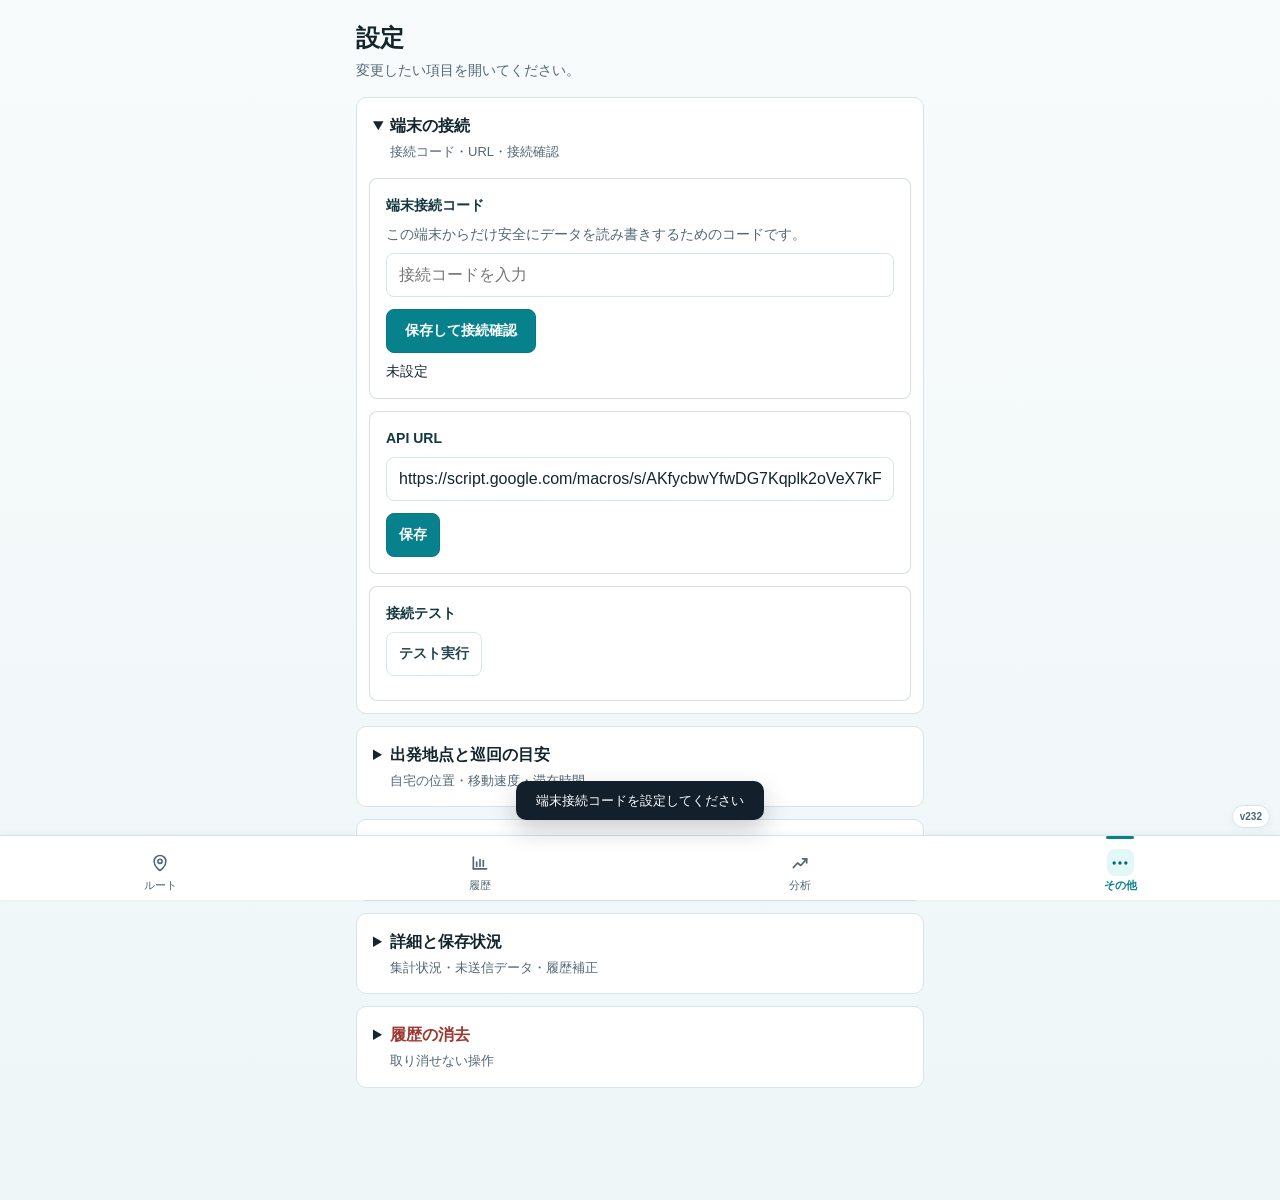
<file: index.html>
<!DOCTYPE html>
<html lang="ja">
<head>
  <meta charset="UTF-8">
  <meta name="viewport" content="width=device-width, initial-scale=1.0">
  <meta name="apple-mobile-web-app-capable" content="yes">
  <meta name="apple-mobile-web-app-status-bar-style" content="default">
  <meta name="theme-color" content="#07818b">
  <meta http-equiv="Content-Security-Policy" content="default-src 'self'; script-src 'self'; style-src 'self' 'unsafe-inline'; img-src 'self' data: blob: https:; connect-src 'self' https://script.google.com https://script.googleusercontent.com https://*.googleusercontent.com; font-src 'self' data:; object-src 'none'; base-uri 'self'; form-action 'self'; frame-src 'none'; worker-src 'self'; manifest-src 'self'; upgrade-insecure-requests">
  <title>巡回ルート</title>
  <link rel="preconnect" href="https://script.google.com">
  <link rel="dns-prefetch" href="https://script.google.com">
  <link rel="preconnect" href="https://a.basemaps.cartocdn.com">
  <link rel="manifest" href="manifest.json">
  <link rel="icon" type="image/png" sizes="96x96" href="icons/icon-96.png">
  <link rel="apple-touch-icon" sizes="152x152" href="icons/icon-152.png">
  <link rel="apple-touch-icon" sizes="192x192" href="icons/icon-192.png">
  <link rel="stylesheet" href="vendor/leaflet/leaflet.css?v=232">
  <link rel="stylesheet" href="style.css?v=232">
  <script src="vendor/leaflet/leaflet.js?v=232"></script>
</head>
<body>
  <div id="app">
    <div class="loading"><div class="spinner"></div><p class="mt-8">読み込み中...</p></div>
  </div>

  <nav class="bottom-nav" id="bottom-nav">
    <button class="nav-item active" data-view="home">
      <span class="icon" aria-hidden="true">
        <svg class="nav-icon" viewBox="0 0 24 24"><path d="M12 21s7-4.4 7-11a7 7 0 1 0-14 0c0 6.6 7 11 7 11Z"/><circle cx="12" cy="10" r="2.5"/></svg>
      </span>ルート
    </button>
    <button class="nav-item" data-view="history">
      <span class="icon" aria-hidden="true">
        <svg class="nav-icon" viewBox="0 0 24 24"><path d="M4 19V5"/><path d="M4 19h16"/><path d="M8 16v-5"/><path d="M12 16V8"/><path d="M16 16v-7"/></svg>
      </span>履歴
    </button>
    <button class="nav-item" data-view="analytics">
      <span class="icon" aria-hidden="true">
        <svg class="nav-icon" viewBox="0 0 24 24"><path d="M4 17.5 9 12l4 3 7-8"/><path d="M15 7h5v5"/></svg>
      </span>分析
    </button>
    <button class="nav-item" data-view="more">
      <span class="icon" aria-hidden="true"><svg class="nav-icon" viewBox="0 0 24 24"><circle cx="5" cy="12" r="1"/><circle cx="12" cy="12" r="1"/><circle cx="19" cy="12" r="1"/></svg></span><span class="nav-label-with-badge">その他<span class="nav-badge nav-streak-badge" id="quiz-nav-badge" hidden></span></span>
    </button>
  </nav>

  <div class="app-version-badge" id="app-version-badge" data-version="v232">v232</div>
  <div id="toast" class="toast" role="status" aria-live="polite" aria-atomic="true"></div>

  <script src="storage.js?v=232"></script>
  <script src="api.js?v=232"></script>
  <script src="route-optimizer.js?v=232"></script>
  <script src="router.js?v=232"></script>
  <script src="quiz.js?v=232"></script>
  <script src="app.js?v=232"></script>
  <script src="bootstrap.js?v=232"></script>
</body>
</html>
</file>
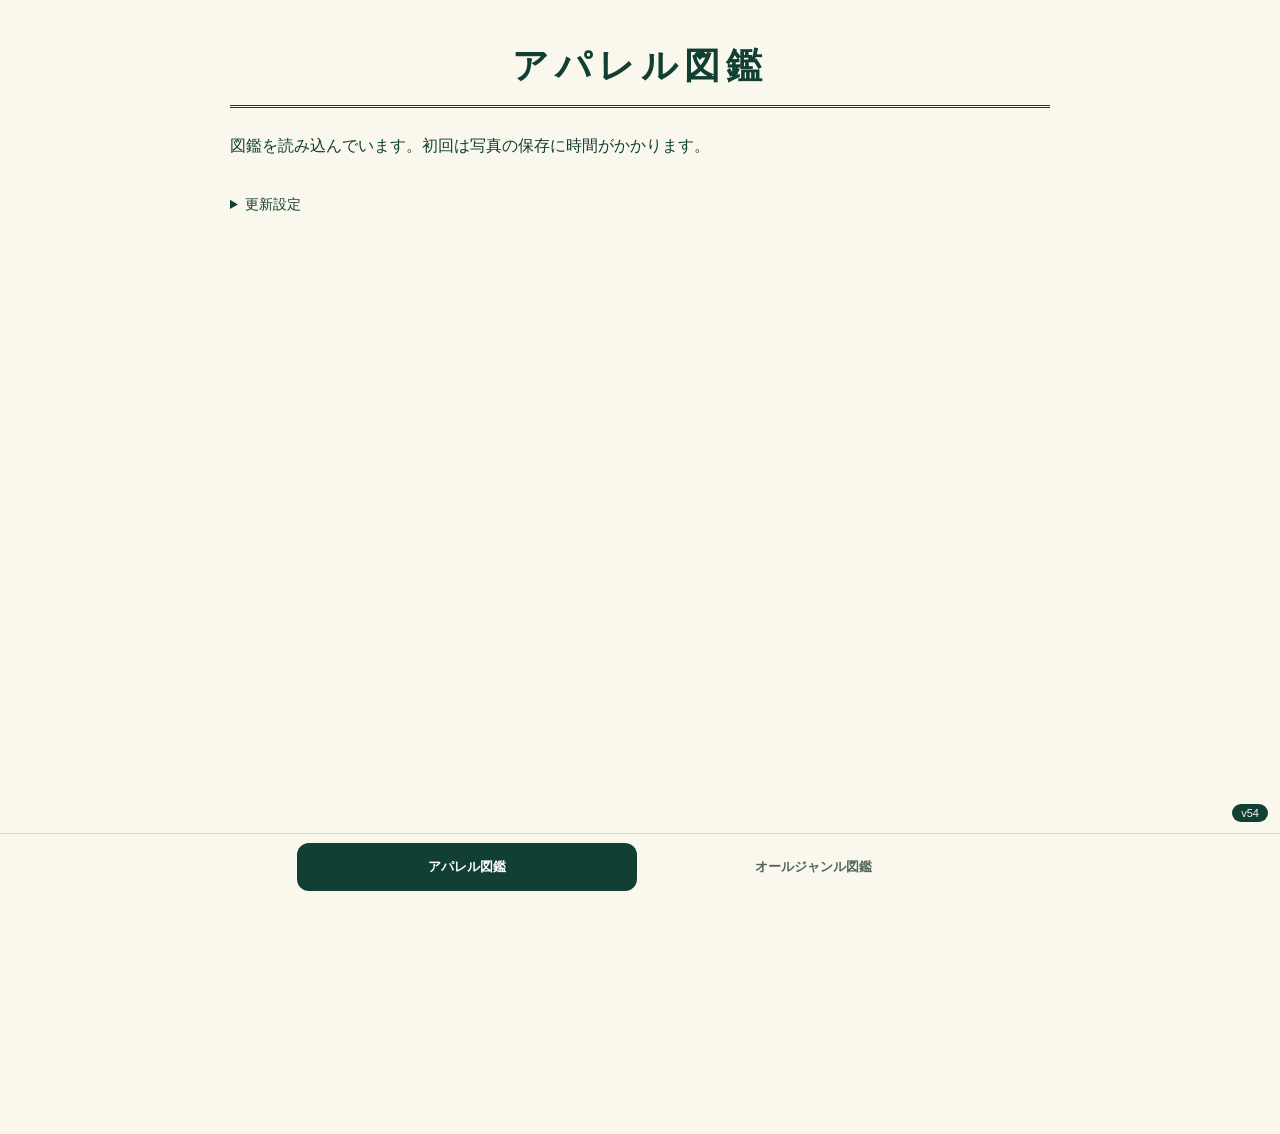
<file: brand-guide/index.html>
<!DOCTYPE html>
<html lang="ja">
<head>
  <meta charset="UTF-8">
  <meta name="viewport" content="width=device-width, initial-scale=1.0">
  <meta name="apple-mobile-web-app-capable" content="yes">
  <meta name="theme-color" content="#123f33">
  <meta http-equiv="Content-Security-Policy" content="default-src 'self'; script-src 'self'; style-src 'self'; img-src 'self' data: blob:; connect-src 'self' https://script.google.com https://script.googleusercontent.com https://*.googleusercontent.com; font-src 'self' data:; object-src 'none'; base-uri 'self'; form-action 'none'; frame-src 'none'; worker-src 'self'; manifest-src 'self'; upgrade-insecure-requests">
  <title>アパレル図鑑</title>
  <link rel="manifest" href="manifest.json?v=54">
  <link rel="icon" href="icons/icon-192-v3.png">
  <link rel="apple-touch-icon" href="icons/icon-192-v3.png">
  <link rel="stylesheet" href="app.css?v=54">
  <link rel="stylesheet" href="../brand-guide.css?v=54">
  <link rel="stylesheet" href="all-genre.css?v=54">
</head>
<body>
  <main id="app"><p>図鑑を読み込み中…</p></main>
  <main id="all-genre" hidden></main>
  <nav id="guide-tabs" class="guide-tabs" aria-label="図鑑を切り替える">
    <button type="button" data-pane="app" aria-pressed="true" aria-controls="app">アパレル図鑑</button>
    <button type="button" data-pane="all-genre" aria-pressed="false" aria-controls="all-genre">オールジャンル図鑑</button>
  </nav>
  <div class="app-version-badge" id="app-version-badge" data-version="v54">v54</div>
  <div id="toast" class="toast" role="status" aria-live="polite"></div>
  <script src="../brand-guide-assets.js?v=54"></script>
  <script src="../brand-guide-sync.js?v=54"></script>
  <script src="all-genre-data.js?v=54"></script>
  <script src="../brand-guide.js?v=54"></script>
  <script src="bootstrap.js?v=54"></script>
  <script src="app.js?v=54"></script>
  <script src="taxonomy.js?v=54"></script>
  <script src="organize.js?v=54"></script>
  <script src="all-genre.js?v=54"></script>
</body>
</html>
</file>
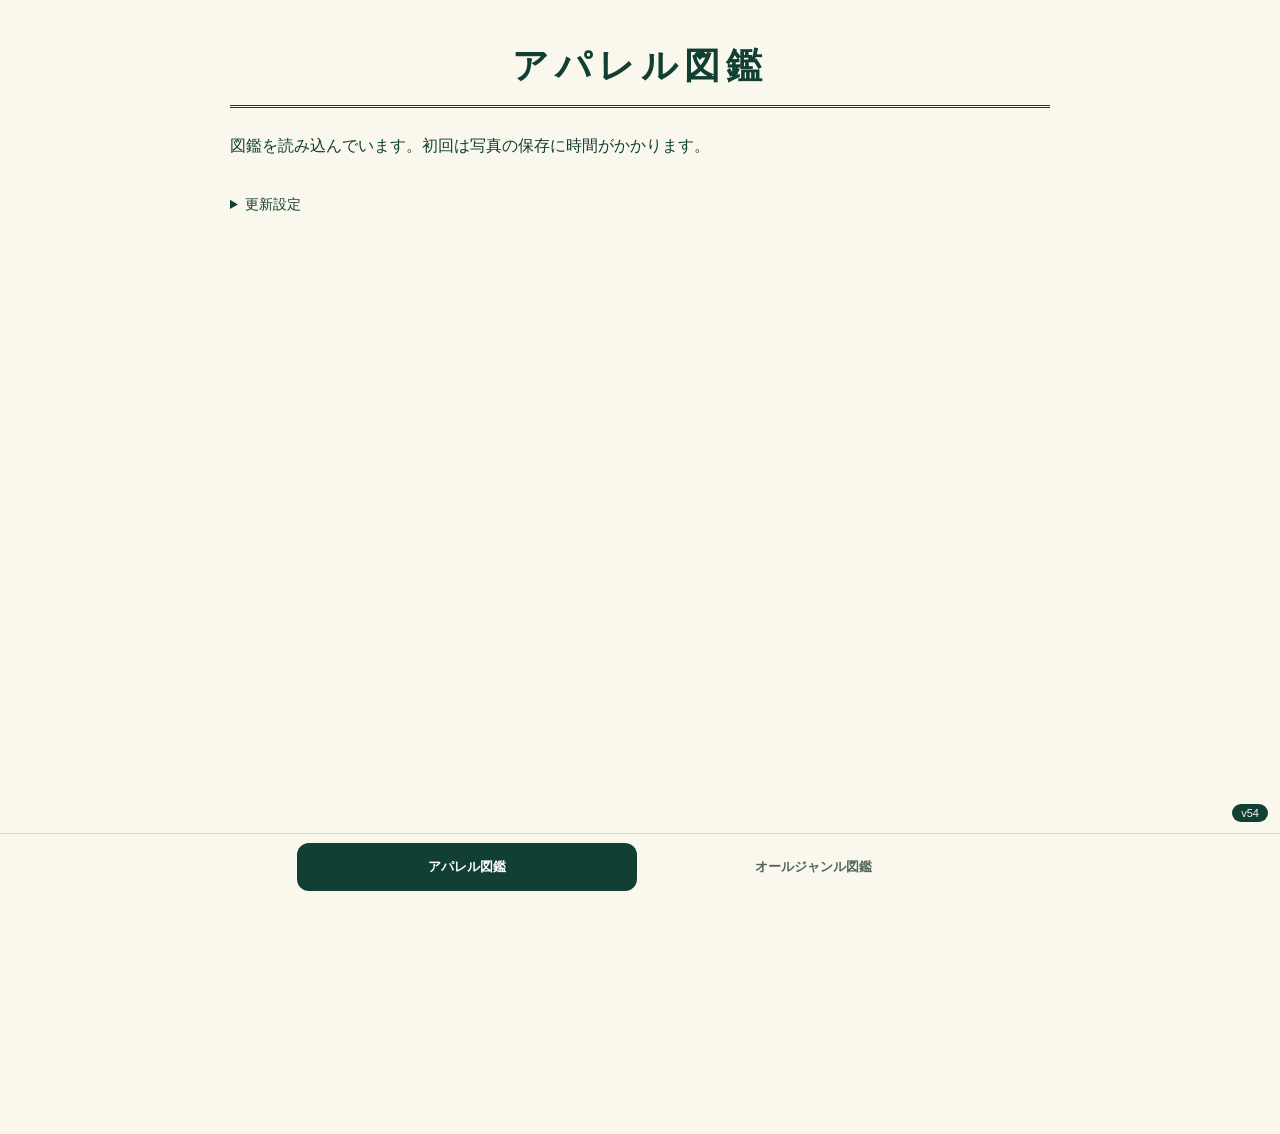
<file: brand-guide.html>
<!DOCTYPE html>
<html lang="ja">
<head>
  <meta charset="UTF-8">
  <meta name="viewport" content="width=device-width, initial-scale=1.0">
  <meta http-equiv="Content-Security-Policy" content="default-src 'self'; script-src 'self'; style-src 'self'; object-src 'none'; base-uri 'self'; form-action 'none'">
  <title>ブランド図鑑</title>
</head>
<body>
  <p><a href="brand-guide/">ブランド図鑑を開く</a></p>
  <script src="brand-guide-entry.js?v=232"></script>
</body>
</html>
</file>
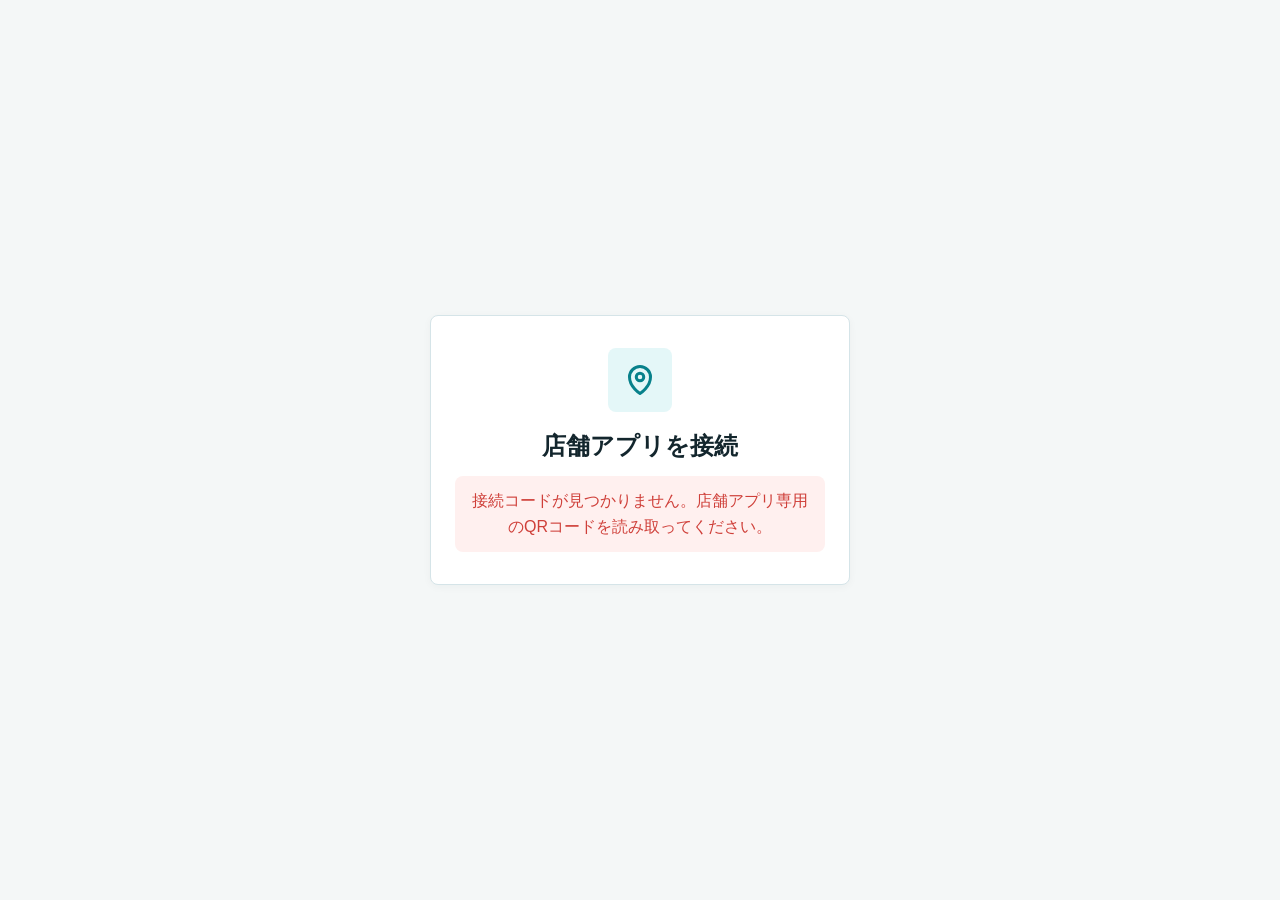
<file: pair.html>
<!DOCTYPE html>
<html lang="ja">
<head>
  <meta charset="UTF-8">
  <meta name="viewport" content="width=device-width, initial-scale=1.0">
  <meta name="theme-color" content="#087f8c">
  <meta http-equiv="Content-Security-Policy" content="default-src 'self'; script-src 'self'; style-src 'self' 'unsafe-inline'; img-src 'self' data:; connect-src https://script.google.com https://script.googleusercontent.com https://*.googleusercontent.com; object-src 'none'; base-uri 'self'; form-action 'self'; frame-src 'none'; upgrade-insecure-requests">
  <title>店舗アプリを接続</title>
  <link rel="icon" type="image/png" sizes="96x96" href="icons/icon-96.png">
  <link rel="stylesheet" href="style.css?v=232">
</head>
<body class="pairing-page">
  <main class="pairing-main">
    <div class="pairing-mark" aria-hidden="true">
      <svg viewBox="0 0 24 24"><path d="M12 21s7-4.4 7-11a7 7 0 1 0-14 0c0 6.6 7 11 7 11Z"/><circle cx="12" cy="10" r="2.5"/></svg>
    </div>
    <h1>店舗アプリを接続</h1>
    <p id="pair-status" class="pairing-status" role="status" aria-live="polite">接続コードを確認しています...</p>
    <button id="pair-retry" class="btn btn-primary btn-block" type="button" hidden>もう一度接続</button>
    <div id="pair-actions" class="pairing-actions" hidden>
      <a class="btn btn-primary btn-block" href="./#settings">店舗アプリを開く</a>
      <button id="pair-copy" class="btn btn-outline btn-block" type="button">接続コードをコピー</button>
    </div>
    <p id="pair-help" class="pairing-help" hidden>
      ホーム画面の店舗アプリが未接続の場合は、接続コードをコピーし、店舗アプリの「設定」から貼り付けてください。
    </p>
  </main>
  <script src="pair.js?v=232"></script>
</body>
</html>
</file>
<file: vendor/leaflet/leaflet.css>
/* required styles */

.leaflet-pane,
.leaflet-tile,
.leaflet-marker-icon,
.leaflet-marker-shadow,
.leaflet-tile-container,
.leaflet-pane > svg,
.leaflet-pane > canvas,
.leaflet-zoom-box,
.leaflet-image-layer,
.leaflet-layer {
	position: absolute;
	left: 0;
	top: 0;
	}
.leaflet-container {
	overflow: hidden;
	}
.leaflet-tile,
.leaflet-marker-icon,
.leaflet-marker-shadow {
	-webkit-user-select: none;
	   -moz-user-select: none;
	        user-select: none;
	  -webkit-user-drag: none;
	}
/* Prevents IE11 from highlighting tiles in blue */
.leaflet-tile::selection {
	background: transparent;
}
/* Safari renders non-retina tile on retina better with this, but Chrome is worse */
.leaflet-safari .leaflet-tile {
	image-rendering: -webkit-optimize-contrast;
	}
/* hack that prevents hw layers "stretching" when loading new tiles */
.leaflet-safari .leaflet-tile-container {
	width: 1600px;
	height: 1600px;
	-webkit-transform-origin: 0 0;
	}
.leaflet-marker-icon,
.leaflet-marker-shadow {
	display: block;
	}
/* .leaflet-container svg: reset svg max-width decleration shipped in Joomla! (joomla.org) 3.x */
/* .leaflet-container img: map is broken in FF if you have max-width: 100% on tiles */
.leaflet-container .leaflet-overlay-pane svg {
	max-width: none !important;
	max-height: none !important;
	}
.leaflet-container .leaflet-marker-pane img,
.leaflet-container .leaflet-shadow-pane img,
.leaflet-container .leaflet-tile-pane img,
.leaflet-container img.leaflet-image-layer,
.leaflet-container .leaflet-tile {
	max-width: none !important;
	max-height: none !important;
	width: auto;
	padding: 0;
	}

.leaflet-container img.leaflet-tile {
	/* See: https://bugs.chromium.org/p/chromium/issues/detail?id=600120 */
	mix-blend-mode: plus-lighter;
}

.leaflet-container.leaflet-touch-zoom {
	-ms-touch-action: pan-x pan-y;
	touch-action: pan-x pan-y;
	}
.leaflet-container.leaflet-touch-drag {
	-ms-touch-action: pinch-zoom;
	/* Fallback for FF which doesn't support pinch-zoom */
	touch-action: none;
	touch-action: pinch-zoom;
}
.leaflet-container.leaflet-touch-drag.leaflet-touch-zoom {
	-ms-touch-action: none;
	touch-action: none;
}
.leaflet-container {
	-webkit-tap-highlight-color: transparent;
}
.leaflet-container a {
	-webkit-tap-highlight-color: rgba(51, 181, 229, 0.4);
}
.leaflet-tile {
	filter: inherit;
	visibility: hidden;
	}
.leaflet-tile-loaded {
	visibility: inherit;
	}
.leaflet-zoom-box {
	width: 0;
	height: 0;
	-moz-box-sizing: border-box;
	     box-sizing: border-box;
	z-index: 800;
	}
/* workaround for https://bugzilla.mozilla.org/show_bug.cgi?id=888319 */
.leaflet-overlay-pane svg {
	-moz-user-select: none;
	}

.leaflet-pane         { z-index: 400; }

.leaflet-tile-pane    { z-index: 200; }
.leaflet-overlay-pane { z-index: 400; }
.leaflet-shadow-pane  { z-index: 500; }
.leaflet-marker-pane  { z-index: 600; }
.leaflet-tooltip-pane   { z-index: 650; }
.leaflet-popup-pane   { z-index: 700; }

.leaflet-map-pane canvas { z-index: 100; }
.leaflet-map-pane svg    { z-index: 200; }

.leaflet-vml-shape {
	width: 1px;
	height: 1px;
	}
.lvml {
	behavior: url(#default#VML);
	display: inline-block;
	position: absolute;
	}


/* control positioning */

.leaflet-control {
	position: relative;
	z-index: 800;
	pointer-events: visiblePainted; /* IE 9-10 doesn't have auto */
	pointer-events: auto;
	}
.leaflet-top,
.leaflet-bottom {
	position: absolute;
	z-index: 1000;
	pointer-events: none;
	}
.leaflet-top {
	top: 0;
	}
.leaflet-right {
	right: 0;
	}
.leaflet-bottom {
	bottom: 0;
	}
.leaflet-left {
	left: 0;
	}
.leaflet-control {
	float: left;
	clear: both;
	}
.leaflet-right .leaflet-control {
	float: right;
	}
.leaflet-top .leaflet-control {
	margin-top: 10px;
	}
.leaflet-bottom .leaflet-control {
	margin-bottom: 10px;
	}
.leaflet-left .leaflet-control {
	margin-left: 10px;
	}
.leaflet-right .leaflet-control {
	margin-right: 10px;
	}


/* zoom and fade animations */

.leaflet-fade-anim .leaflet-popup {
	opacity: 0;
	-webkit-transition: opacity 0.2s linear;
	   -moz-transition: opacity 0.2s linear;
	        transition: opacity 0.2s linear;
	}
.leaflet-fade-anim .leaflet-map-pane .leaflet-popup {
	opacity: 1;
	}
.leaflet-zoom-animated {
	-webkit-transform-origin: 0 0;
	    -ms-transform-origin: 0 0;
	        transform-origin: 0 0;
	}
svg.leaflet-zoom-animated {
	will-change: transform;
}

.leaflet-zoom-anim .leaflet-zoom-animated {
	-webkit-transition: -webkit-transform 0.25s cubic-bezier(0,0,0.25,1);
	   -moz-transition:    -moz-transform 0.25s cubic-bezier(0,0,0.25,1);
	        transition:         transform 0.25s cubic-bezier(0,0,0.25,1);
	}
.leaflet-zoom-anim .leaflet-tile,
.leaflet-pan-anim .leaflet-tile {
	-webkit-transition: none;
	   -moz-transition: none;
	        transition: none;
	}

.leaflet-zoom-anim .leaflet-zoom-hide {
	visibility: hidden;
	}


/* cursors */

.leaflet-interactive {
	cursor: pointer;
	}
.leaflet-grab {
	cursor: -webkit-grab;
	cursor:    -moz-grab;
	cursor:         grab;
	}
.leaflet-crosshair,
.leaflet-crosshair .leaflet-interactive {
	cursor: crosshair;
	}
.leaflet-popup-pane,
.leaflet-control {
	cursor: auto;
	}
.leaflet-dragging .leaflet-grab,
.leaflet-dragging .leaflet-grab .leaflet-interactive,
.leaflet-dragging .leaflet-marker-draggable {
	cursor: move;
	cursor: -webkit-grabbing;
	cursor:    -moz-grabbing;
	cursor:         grabbing;
	}

/* marker & overlays interactivity */
.leaflet-marker-icon,
.leaflet-marker-shadow,
.leaflet-image-layer,
.leaflet-pane > svg path,
.leaflet-tile-container {
	pointer-events: none;
	}

.leaflet-marker-icon.leaflet-interactive,
.leaflet-image-layer.leaflet-interactive,
.leaflet-pane > svg path.leaflet-interactive,
svg.leaflet-image-layer.leaflet-interactive path {
	pointer-events: visiblePainted; /* IE 9-10 doesn't have auto */
	pointer-events: auto;
	}

/* visual tweaks */

.leaflet-container {
	background: #ddd;
	outline-offset: 1px;
	}
.leaflet-container a {
	color: #0078A8;
	}
.leaflet-zoom-box {
	border: 2px dotted #38f;
	background: rgba(255,255,255,0.5);
	}


/* general typography */
.leaflet-container {
	font-family: "Helvetica Neue", Arial, Helvetica, sans-serif;
	font-size: 12px;
	font-size: 0.75rem;
	line-height: 1.5;
	}


/* general toolbar styles */

.leaflet-bar {
	box-shadow: 0 1px 5px rgba(0,0,0,0.65);
	border-radius: 4px;
	}
.leaflet-bar a {
	background-color: #fff;
	border-bottom: 1px solid #ccc;
	width: 26px;
	height: 26px;
	line-height: 26px;
	display: block;
	text-align: center;
	text-decoration: none;
	color: black;
	}
.leaflet-bar a,
.leaflet-control-layers-toggle {
	background-position: 50% 50%;
	background-repeat: no-repeat;
	display: block;
	}
.leaflet-bar a:hover,
.leaflet-bar a:focus {
	background-color: #f4f4f4;
	}
.leaflet-bar a:first-child {
	border-top-left-radius: 4px;
	border-top-right-radius: 4px;
	}
.leaflet-bar a:last-child {
	border-bottom-left-radius: 4px;
	border-bottom-right-radius: 4px;
	border-bottom: none;
	}
.leaflet-bar a.leaflet-disabled {
	cursor: default;
	background-color: #f4f4f4;
	color: #bbb;
	}

.leaflet-touch .leaflet-bar a {
	width: 30px;
	height: 30px;
	line-height: 30px;
	}
.leaflet-touch .leaflet-bar a:first-child {
	border-top-left-radius: 2px;
	border-top-right-radius: 2px;
	}
.leaflet-touch .leaflet-bar a:last-child {
	border-bottom-left-radius: 2px;
	border-bottom-right-radius: 2px;
	}

/* zoom control */

.leaflet-control-zoom-in,
.leaflet-control-zoom-out {
	font: bold 18px 'Lucida Console', Monaco, monospace;
	text-indent: 1px;
	}

.leaflet-touch .leaflet-control-zoom-in, .leaflet-touch .leaflet-control-zoom-out  {
	font-size: 22px;
	}


/* layers control */

.leaflet-control-layers {
	box-shadow: 0 1px 5px rgba(0,0,0,0.4);
	background: #fff;
	border-radius: 5px;
	}
.leaflet-control-layers-toggle {
	background-image: url(images/layers.png);
	width: 36px;
	height: 36px;
	}
.leaflet-retina .leaflet-control-layers-toggle {
	background-image: url(images/layers-2x.png);
	background-size: 26px 26px;
	}
.leaflet-touch .leaflet-control-layers-toggle {
	width: 44px;
	height: 44px;
	}
.leaflet-control-layers .leaflet-control-layers-list,
.leaflet-control-layers-expanded .leaflet-control-layers-toggle {
	display: none;
	}
.leaflet-control-layers-expanded .leaflet-control-layers-list {
	display: block;
	position: relative;
	}
.leaflet-control-layers-expanded {
	padding: 6px 10px 6px 6px;
	color: #333;
	background: #fff;
	}
.leaflet-control-layers-scrollbar {
	overflow-y: scroll;
	overflow-x: hidden;
	padding-right: 5px;
	}
.leaflet-control-layers-selector {
	margin-top: 2px;
	position: relative;
	top: 1px;
	}
.leaflet-control-layers label {
	display: block;
	font-size: 13px;
	font-size: 1.08333em;
	}
.leaflet-control-layers-separator {
	height: 0;
	border-top: 1px solid #ddd;
	margin: 5px -10px 5px -6px;
	}

/* Default icon URLs */
.leaflet-default-icon-path { /* used only in path-guessing heuristic, see L.Icon.Default */
	background-image: url(images/marker-icon.png);
	}


/* attribution and scale controls */

.leaflet-container .leaflet-control-attribution {
	background: #fff;
	background: rgba(255, 255, 255, 0.8);
	margin: 0;
	}
.leaflet-control-attribution,
.leaflet-control-scale-line {
	padding: 0 5px;
	color: #333;
	line-height: 1.4;
	}
.leaflet-control-attribution a {
	text-decoration: none;
	}
.leaflet-control-attribution a:hover,
.leaflet-control-attribution a:focus {
	text-decoration: underline;
	}
.leaflet-attribution-flag {
	display: inline !important;
	vertical-align: baseline !important;
	width: 1em;
	height: 0.6669em;
	}
.leaflet-left .leaflet-control-scale {
	margin-left: 5px;
	}
.leaflet-bottom .leaflet-control-scale {
	margin-bottom: 5px;
	}
.leaflet-control-scale-line {
	border: 2px solid #777;
	border-top: none;
	line-height: 1.1;
	padding: 2px 5px 1px;
	white-space: nowrap;
	-moz-box-sizing: border-box;
	     box-sizing: border-box;
	background: rgba(255, 255, 255, 0.8);
	text-shadow: 1px 1px #fff;
	}
.leaflet-control-scale-line:not(:first-child) {
	border-top: 2px solid #777;
	border-bottom: none;
	margin-top: -2px;
	}
.leaflet-control-scale-line:not(:first-child):not(:last-child) {
	border-bottom: 2px solid #777;
	}

.leaflet-touch .leaflet-control-attribution,
.leaflet-touch .leaflet-control-layers,
.leaflet-touch .leaflet-bar {
	box-shadow: none;
	}
.leaflet-touch .leaflet-control-layers,
.leaflet-touch .leaflet-bar {
	border: 2px solid rgba(0,0,0,0.2);
	background-clip: padding-box;
	}


/* popup */

.leaflet-popup {
	position: absolute;
	text-align: center;
	margin-bottom: 20px;
	}
.leaflet-popup-content-wrapper {
	padding: 1px;
	text-align: left;
	border-radius: 12px;
	}
.leaflet-popup-content {
	margin: 13px 24px 13px 20px;
	line-height: 1.3;
	font-size: 13px;
	font-size: 1.08333em;
	min-height: 1px;
	}
.leaflet-popup-content p {
	margin: 17px 0;
	margin: 1.3em 0;
	}
.leaflet-popup-tip-container {
	width: 40px;
	height: 20px;
	position: absolute;
	left: 50%;
	margin-top: -1px;
	margin-left: -20px;
	overflow: hidden;
	pointer-events: none;
	}
.leaflet-popup-tip {
	width: 17px;
	height: 17px;
	padding: 1px;

	margin: -10px auto 0;
	pointer-events: auto;

	-webkit-transform: rotate(45deg);
	   -moz-transform: rotate(45deg);
	    -ms-transform: rotate(45deg);
	        transform: rotate(45deg);
	}
.leaflet-popup-content-wrapper,
.leaflet-popup-tip {
	background: white;
	color: #333;
	box-shadow: 0 3px 14px rgba(0,0,0,0.4);
	}
.leaflet-container a.leaflet-popup-close-button {
	position: absolute;
	top: 0;
	right: 0;
	border: none;
	text-align: center;
	width: 24px;
	height: 24px;
	font: 16px/24px Tahoma, Verdana, sans-serif;
	color: #757575;
	text-decoration: none;
	background: transparent;
	}
.leaflet-container a.leaflet-popup-close-button:hover,
.leaflet-container a.leaflet-popup-close-button:focus {
	color: #585858;
	}
.leaflet-popup-scrolled {
	overflow: auto;
	}

.leaflet-oldie .leaflet-popup-content-wrapper {
	-ms-zoom: 1;
	}
.leaflet-oldie .leaflet-popup-tip {
	width: 24px;
	margin: 0 auto;

	-ms-filter: "progid:DXImageTransform.Microsoft.Matrix(M11=0.70710678, M12=0.70710678, M21=-0.70710678, M22=0.70710678)";
	filter: progid:DXImageTransform.Microsoft.Matrix(M11=0.70710678, M12=0.70710678, M21=-0.70710678, M22=0.70710678);
	}

.leaflet-oldie .leaflet-control-zoom,
.leaflet-oldie .leaflet-control-layers,
.leaflet-oldie .leaflet-popup-content-wrapper,
.leaflet-oldie .leaflet-popup-tip {
	border: 1px solid #999;
	}


/* div icon */

.leaflet-div-icon {
	background: #fff;
	border: 1px solid #666;
	}


/* Tooltip */
/* Base styles for the element that has a tooltip */
.leaflet-tooltip {
	position: absolute;
	padding: 6px;
	background-color: #fff;
	border: 1px solid #fff;
	border-radius: 3px;
	color: #222;
	white-space: nowrap;
	-webkit-user-select: none;
	-moz-user-select: none;
	-ms-user-select: none;
	user-select: none;
	pointer-events: none;
	box-shadow: 0 1px 3px rgba(0,0,0,0.4);
	}
.leaflet-tooltip.leaflet-interactive {
	cursor: pointer;
	pointer-events: auto;
	}
.leaflet-tooltip-top:before,
.leaflet-tooltip-bottom:before,
.leaflet-tooltip-left:before,
.leaflet-tooltip-right:before {
	position: absolute;
	pointer-events: none;
	border: 6px solid transparent;
	background: transparent;
	content: "";
	}

/* Directions */

.leaflet-tooltip-bottom {
	margin-top: 6px;
}
.leaflet-tooltip-top {
	margin-top: -6px;
}
.leaflet-tooltip-bottom:before,
.leaflet-tooltip-top:before {
	left: 50%;
	margin-left: -6px;
	}
.leaflet-tooltip-top:before {
	bottom: 0;
	margin-bottom: -12px;
	border-top-color: #fff;
	}
.leaflet-tooltip-bottom:before {
	top: 0;
	margin-top: -12px;
	margin-left: -6px;
	border-bottom-color: #fff;
	}
.leaflet-tooltip-left {
	margin-left: -6px;
}
.leaflet-tooltip-right {
	margin-left: 6px;
}
.leaflet-tooltip-left:before,
.leaflet-tooltip-right:before {
	top: 50%;
	margin-top: -6px;
	}
.leaflet-tooltip-left:before {
	right: 0;
	margin-right: -12px;
	border-left-color: #fff;
	}
.leaflet-tooltip-right:before {
	left: 0;
	margin-left: -12px;
	border-right-color: #fff;
	}

/* Printing */

@media print {
	/* Prevent printers from removing background-images of controls. */
	.leaflet-control {
		-webkit-print-color-adjust: exact;
		print-color-adjust: exact;
		}
	}
</file>
<file: style.css>
/* ============================================================
   店舗巡回ルート最適化 — スタイル（ライトテーマ）
   ============================================================ */

:root {
  --bg: #f6f8fb;
  --surface: #ffffff;
  --surface2: #edf3f7;
  --primary: #087f8c;
  --primary-dark: #075e68;
  --primary-light: #dff3f5;
  --primary-rgb: 8, 127, 140;
  --accent: #e76f51;
  --success: #168766;
  --warning: #d97706;
  --danger: #d43f3a;
  --text: #15202b;
  --text-dim: #64748b;
  --border: #d8e2ea;
  --radius: 10px;
  --shadow: 0 1px 2px rgba(15, 23, 42, .06), 0 8px 20px rgba(15, 23, 42, .04);
}

* { margin: 0; padding: 0; box-sizing: border-box; }

[hidden] { display: none !important; }

body {
  font-family: -apple-system, BlinkMacSystemFont, 'Segoe UI', Roboto, sans-serif;
  background: var(--bg);
  color: var(--text);
  min-height: 100vh;
  -webkit-tap-highlight-color: transparent;
}

/* ---- Device pairing ---- */
.pairing-page {
  min-height: 100vh;
  display: grid;
  place-items: center;
  padding: 24px;
  background: var(--bg);
}

.pairing-main {
  width: min(100%, 420px);
  padding: 32px 24px;
  background: var(--surface);
  border: 1px solid var(--border);
  border-radius: 8px;
  text-align: center;
  box-shadow: var(--shadow);
}

.pairing-main h1 {
  margin: 16px 0 12px;
  font-size: 24px;
}

.pairing-mark {
  width: 64px;
  height: 64px;
  margin: 0 auto;
  display: grid;
  place-items: center;
  border-radius: 8px;
  background: var(--primary-light);
  color: var(--primary);
}

.pairing-mark svg {
  width: 36px;
  height: 36px;
  fill: none;
  stroke: currentColor;
  stroke-width: 2;
  stroke-linecap: round;
  stroke-linejoin: round;
}

.pairing-status {
  padding: 12px;
  border-radius: 8px;
  background: var(--surface2);
  color: var(--text-dim);
  line-height: 1.6;
}

.pairing-status.success {
  background: #e5f6ef;
  color: var(--success);
}

.pairing-status.error {
  background: #fff0ef;
  color: var(--danger);
}

.pairing-actions {
  display: grid;
  gap: 10px;
  margin-top: 18px;
}

.pairing-actions[hidden],
.pairing-help[hidden] {
  display: none;
}

.pairing-help {
  margin-top: 16px;
  color: var(--text-dim);
  font-size: 13px;
  line-height: 1.6;
  text-align: left;
}

/* ---- Header ---- */
.header {
  background: var(--surface);
  padding: 12px 16px;
  display: flex;
  align-items: center;
  justify-content: space-between;
  border-bottom: 1px solid var(--border);
  position: sticky;
  top: 0;
  z-index: 100;
}
.header h1 { font-size: 18px; font-weight: 700; }
.header-actions { display: flex; gap: 8px; }

.app-version-badge {
  position: fixed;
  right: 10px;
  bottom: calc(72px + env(safe-area-inset-bottom, 0px));
  z-index: 90;
  padding: 3px 7px;
  border-radius: 999px;
  background: rgba(255, 255, 255, .9);
  border: 1px solid var(--border);
  color: var(--text-dim);
  font-size: 10px;
  font-weight: 800;
  box-shadow: var(--shadow);
  pointer-events: none;
}

/* ---- Navigation ---- */
.bottom-nav {
  position: fixed;
  bottom: 0;
  left: 0;
  right: 0;
  background: var(--surface);
  border-top: 1px solid var(--border);
  box-shadow: 0 -10px 26px rgba(15, 23, 42, .08);
  display: flex;
  justify-content: space-around;
  padding: 6px 0 env(safe-area-inset-bottom, 6px);
  z-index: 100;
}
.nav-item {
  display: flex;
  flex-direction: column;
  align-items: center;
  gap: 3px;
  padding: 7px 8px;
  color: var(--text-dim);
  text-decoration: none;
  font-size: 12px;
  font-weight: 500;
  cursor: pointer;
  border: none;
  background: none;
  touch-action: manipulation;
  min-width: 64px;
}
.nav-item.active { color: var(--primary); font-weight: 700; }
.nav-item .icon {
  display: inline-flex;
  align-items: center;
  justify-content: center;
  width: 24px;
  height: 24px;
}
.nav-icon {
  width: 23px;
  height: 23px;
  display: block;
  fill: none;
  stroke: currentColor;
  stroke-width: 2;
  stroke-linecap: round;
  stroke-linejoin: round;
}

/* 廃盤タブのバッジ（今週の新着件数） */
.nav-label-with-badge {
  position: relative;
  display: inline-block;
}
.nav-badge {
  position: absolute;
  top: -16px;
  left: 100%;
  transform: translateX(-40%);
  background: var(--accent);
  color: #fff;
  font-size: 10px;
  font-weight: 700;
  line-height: 1;
  min-width: 16px;
  padding: 3px 5px;
  border-radius: 10px;
  text-align: center;
  pointer-events: none;
}
.nav-badge[hidden] { display: none; }
.nav-alert-badge {
  top: -18px;
  display: inline-flex;
  align-items: center;
  gap: 4px;
  min-width: auto;
  padding: 3px 6px;
  border-radius: 999px;
  background: #ecfeff;
  color: #0e7490;
  border: 1px solid #a5f3fc;
  box-shadow: 0 4px 10px rgba(14, 116, 144, 0.14);
  font-size: 10px;
  font-weight: 800;
  letter-spacing: 0;
  font-variant-numeric: tabular-nums;
}
.nav-alert-badge::before {
  content: "";
  width: 6px;
  height: 6px;
  border-radius: 999px;
  background: #06b6d4;
  box-shadow: 0 0 0 2px rgba(6, 182, 212, 0.15);
}
.nav-streak-badge {
  top: -18px;
  display: inline-flex;
  align-items: center;
  gap: 3px;
  min-width: auto;
  padding: 3px 6px;
  border-radius: 999px;
  background: #fff7ed;
  color: #9a3412;
  border: 1px solid #fed7aa;
  box-shadow: 0 4px 10px rgba(154, 52, 18, 0.14);
  font-size: 10px;
  font-weight: 800;
  letter-spacing: 0;
  font-variant-numeric: tabular-nums;
}
.nav-streak-flame {
  width: 8px;
  height: 10px;
  display: inline-block;
  border-radius: 7px 7px 7px 2px;
  background: linear-gradient(160deg, #fb923c 0%, #f97316 52%, #ea580c 100%);
  transform: rotate(45deg);
  box-shadow: inset -2px -2px 0 rgba(255, 247, 237, 0.58);
}
.nav-streak-num {
  line-height: 1;
}

/* 廃盤タブビュー */
.haiban-toolbar {
  display: flex;
  flex-wrap: wrap;
  gap: 8px;
  margin-bottom: 12px;
}
.haiban-toolbar .form-input { flex: 1 1 180px; }
.haiban-toolbar select { flex: 0 1 auto; min-width: 130px; }
.haiban-updated {
  font-size: 12px;
  color: var(--text-dim);
  margin-bottom: 8px;
}
.haiban-item {
  background: var(--surface);
  border: 1px solid var(--border);
  border-radius: var(--radius);
  padding: 12px;
  margin-bottom: 10px;
  box-shadow: var(--shadow);
}
.haiban-item .title {
  font-weight: 600;
  font-size: 14px;
  line-height: 1.45;
  margin-bottom: 6px;
}
.haiban-item .brand {
  font-size: 12px;
  color: var(--text-dim);
  margin-bottom: 6px;
}
.haiban-badges {
  display: flex;
  gap: 6px;
  flex-wrap: wrap;
  margin-bottom: 8px;
}
.score-badge {
  font-size: 11px;
  font-weight: 700;
  padding: 3px 8px;
  border-radius: 10px;
  letter-spacing: 0.4px;
}
.score-badge.pre-A { background: #fff1e8; color: #b45309; }
.score-badge.pre-B { background: #fef3c7; color: #92400e; }
.score-badge.pre-C { background: #e8eef4; color: #475569; }
.score-badge.pre-D { background: #eef2f6; color: #94a3b8; }
.score-badge.pur-S { background: #dcfce7; color: #166534; }
.score-badge.pur-A { background: #d7f7ee; color: #047857; }
.score-badge.pur-B { background: #dff3f5; color: #075e68; }
.score-badge.pur-C { background: #e8eef4; color: #475569; }
.haiban-item .meta {
  font-size: 12px;
  color: var(--text-dim);
  margin-bottom: 10px;
}
.haiban-item .links {
  display: flex;
  gap: 8px;
}
.haiban-item .links a {
  flex: 1;
  text-align: center;
  padding: 8px 10px;
  border-radius: 8px;
  font-size: 12px;
  font-weight: 600;
  text-decoration: none;
  border: 1px solid var(--border);
  color: var(--text);
  background: var(--surface2);
}
.haiban-item .links a.amazon { background: #232f3e; color: #fff; border-color: #232f3e; }
.haiban-item .links a.keepa { background: #ff6a00; color: #fff; border-color: #ff6a00; }
/* 廃盤タブ: 商品画像エリア */
.haiban-head {
  display: flex;
  align-items: flex-start;
  gap: 10px;
  margin-bottom: 8px;
}
.haiban-thumb-wrap {
  flex: 0 0 72px;
  width: 72px;
  height: 72px;
  border-radius: 6px;
  overflow: hidden;
  background: var(--surface2);
  display: flex;
  align-items: center;
  justify-content: center;
}
.haiban-thumb {
  display: block;
  width: 100%;
  height: 100%;
  max-width: 72px;
  max-height: 72px;
  object-fit: contain;
}
.haiban-text {
  flex: 1 1 0;
  min-width: 0;
}
/* Keepa価格推移グラフ */
.haiban-keepa-graph {
  display: block;
  width: 100%;
  max-width: 320px;
  height: auto;
  max-height: 120px;
  object-fit: contain;
  border-radius: 4px;
  margin-bottom: 10px;
}
.haiban-empty {
  text-align: center;
  color: var(--text-dim);
  padding: 32px 16px;
}

/* ============================================================
   クイズタブ
   ============================================================ */

/* 上部の連続日数 / 正解率 / 既習数 */
.quiz-stats {
  margin-bottom: 16px;
}
.quiz-stat-row {
  display: flex;
  gap: 8px;
}
.quiz-stat-pill {
  flex: 1;
  background: var(--surface);
  border: 1px solid var(--border);
  border-radius: var(--radius);
  padding: 10px 8px;
  text-align: center;
  display: flex;
  flex-direction: column;
  align-items: center;
  gap: 2px;
  box-shadow: var(--shadow);
}
.quiz-stat-kicker {
  font-size: 10px;
  font-weight: 700;
  color: var(--text-dim);
  letter-spacing: 0;
}
.quiz-stat-num {
  font-size: 18px;
  font-weight: 700;
  color: var(--primary);
}
.quiz-streak-pill .quiz-stat-num { color: var(--accent); }
.quiz-stat-label {
  font-size: 11px;
  color: var(--text-dim);
}

/* 設定セクション */
.quiz-section {
  margin-bottom: 16px;
}
.quiz-label {
  font-size: 12px;
  color: var(--text-dim);
  margin-bottom: 6px;
  font-weight: 600;
}
.quiz-btn-row {
  display: flex;
  gap: 6px;
  flex-wrap: wrap;
}
.quiz-opt {
  flex: 1 1 0;
  min-width: 70px;
  min-height: 44px;
  padding: 10px 6px;
  border: 1px solid var(--border);
  border-radius: 10px;
  background: var(--surface);
  color: var(--text);
  font-size: 14px;
  font-weight: 600;
  cursor: pointer;
  touch-action: manipulation;
}
.quiz-opt.on {
  background: var(--primary);
  color: #fff;
  border-color: var(--primary);
}
.quiz-range-detail {
  margin-top: 8px;
}
.quiz-pick-btn {
  width: 100%;
  padding: 12px;
  background: var(--surface2);
  border: 1px dashed var(--primary);
  border-radius: 10px;
  color: var(--primary);
  font-weight: 600;
  cursor: pointer;
  min-height: 44px;
}

.quiz-start-btn {
  width: 100%;
  padding: 16px;
  font-size: 18px;
  font-weight: 700;
  margin: 8px 0 20px;
  min-height: 56px;
}

.quiz-today-card {
  background: var(--surface);
  border: 1px solid var(--border);
  border-radius: var(--radius);
  padding: 16px;
  margin-bottom: 12px;
  box-shadow: var(--shadow);
}
.quiz-today-kicker {
  font-size: 12px;
  font-weight: 800;
  color: var(--primary);
  margin-bottom: 4px;
}
.quiz-today-title {
  font-size: 22px;
  font-weight: 900;
  color: var(--text);
  line-height: 1.25;
}
.quiz-today-meta {
  margin-top: 6px;
  font-size: 12px;
  color: var(--text-dim);
  line-height: 1.5;
}
.quiz-today-card .quiz-start-btn {
  margin: 14px 0 10px;
}
.quiz-quality-note {
  font-size: 12px;
  color: var(--text-dim);
  text-align: center;
}
.quiz-review-link {
  width: 100%;
  min-height: 42px;
  margin-top: 10px;
  border: 1px solid var(--border);
  border-radius: 8px;
  background: var(--surface2);
  color: var(--primary);
  font-weight: 800;
  cursor: pointer;
}

.quiz-advanced {
  background: var(--surface);
  border: 1px solid var(--border);
  border-radius: var(--radius);
  padding: 0 12px;
  box-shadow: var(--shadow);
}
.quiz-advanced summary {
  min-height: 48px;
  display: flex;
  align-items: center;
  justify-content: space-between;
  color: var(--primary-dark);
  font-size: 14px;
  font-weight: 900;
  cursor: pointer;
  list-style: none;
}
.quiz-advanced summary::-webkit-details-marker {
  display: none;
}
.quiz-advanced summary::after {
  content: "＋";
  color: var(--primary);
  font-size: 18px;
  line-height: 1;
}
.quiz-advanced[open] {
  padding-bottom: 12px;
}
.quiz-advanced[open] summary::after {
  content: "−";
}
.quiz-advanced .quiz-section {
  margin-bottom: 12px;
}
.quiz-advanced .quiz-start-btn {
  margin: 6px 0 10px;
}

.quiz-shortcut-section {
  margin-top: 12px;
  padding-top: 16px;
  border-top: 1px dashed var(--border);
}
.quiz-shortcut {
  display: flex;
  align-items: center;
  gap: 10px;
  width: 100%;
  margin-top: 8px;
  padding: 14px;
  background: var(--surface);
  border: 1px solid var(--border);
  border-radius: 10px;
  font-size: 14px;
  font-weight: 600;
  color: var(--text);
  text-align: left;
  cursor: pointer;
  min-height: 48px;
  box-shadow: var(--shadow);
}
.quiz-shortcut-tag {
  min-width: 40px;
  padding: 3px 7px;
  border-radius: 999px;
  background: var(--surface2);
  color: var(--primary);
  font-size: 11px;
  font-weight: 700;
  text-align: center;
}
.quiz-shortcut:active {
  background: var(--surface2);
}

.quiz-current {
  margin-top: 16px;
  padding: 8px;
  font-size: 11px;
  color: var(--text-dim);
  text-align: center;
  background: var(--surface2);
  border-radius: 8px;
}

/* モーダル（メーカー/ジャンル選択） */
.quiz-modal-overlay {
  position: fixed;
  inset: 0;
  background: rgba(0,0,0,0.5);
  z-index: 1000;
  display: flex;
  align-items: center;
  justify-content: center;
  padding: 16px;
}
.quiz-modal {
  background: var(--surface);
  border-radius: 12px;
  width: 100%;
  max-width: 420px;
  max-height: 80vh;
  display: flex;
  flex-direction: column;
  padding: 16px;
  gap: 10px;
}
.quiz-modal-title {
  font-size: 16px;
  font-weight: 700;
}
.quiz-modal-search {
  width: 100%;
}
.quiz-modal-list {
  flex: 1;
  overflow-y: auto;
  display: flex;
  flex-direction: column;
  gap: 6px;
  -webkit-overflow-scrolling: touch;
}
.quiz-modal-item {
  display: flex;
  justify-content: space-between;
  align-items: center;
  padding: 12px;
  border: 1px solid var(--border);
  border-radius: 8px;
  background: var(--surface);
  cursor: pointer;
  min-height: 44px;
  text-align: left;
}
.quiz-modal-item:active {
  background: var(--primary-light);
}
.quiz-modal-item-name {
  font-weight: 600;
}
.quiz-modal-item-count {
  font-size: 12px;
  color: var(--text-dim);
}
.quiz-modal-close {
  align-self: stretch;
}

/* 問題画面 */
.quiz-progress {
  font-size: 13px;
  color: var(--text-dim);
  margin-bottom: 8px;
  font-weight: 600;
}
.quiz-item-card {
  background: var(--surface);
  border: 1px solid var(--border);
  border-radius: var(--radius);
  padding: 14px;
  margin-bottom: 12px;
  text-align: center;
  box-shadow: var(--shadow);
}
.quiz-item-img {
  display: block;
  max-width: 160px;
  max-height: 160px;
  margin: 0 auto 10px;
}
.quiz-item-name {
  font-size: 15px;
  font-weight: 600;
  line-height: 1.45;
}
.quiz-question-text {
  font-size: 16px;
  font-weight: 700;
  text-align: center;
  margin: 12px 0;
}
.quiz-question-meta {
  text-align: center;
  font-size: 13px;
  color: var(--text-dim);
  margin-bottom: 4px;
}

/* メーカー当て4択 */
.quiz-choice-grid {
  display: grid;
  grid-template-columns: 1fr 1fr;
  gap: 10px;
}
.quiz-choice {
  display: flex;
  align-items: center;
  gap: 8px;
  padding: 14px 12px;
  background: var(--surface);
  border: 1px solid var(--border);
  border-radius: 10px;
  font-size: 14px;
  font-weight: 600;
  cursor: pointer;
  text-align: left;
  min-height: 56px;
  box-shadow: var(--shadow);
  transition: background 0.2s;
}
.quiz-choice:active { background: var(--primary-light); }
.quiz-choice-letter {
  display: inline-flex;
  align-items: center;
  justify-content: center;
  width: 24px;
  height: 24px;
  background: var(--surface2);
  border-radius: 50%;
  font-weight: 700;
  font-size: 12px;
}
.quiz-choice-name {
  flex: 1;
}
.quiz-choice.correct {
  background: #dcfce7;
  border-color: #168766;
}
.quiz-choice.wrong {
  background: #fde8e6;
  border-color: var(--danger);
}
.quiz-choice:disabled { cursor: default; opacity: 0.95; }

/* プレ値推測スライダー */
.quiz-slider {
  -webkit-appearance: none;
  appearance: none;
  width: 100%;
  height: 8px;
  background: var(--surface2);
  border-radius: 4px;
  outline: none;
  margin: 16px 0 4px;
}
.quiz-slider::-webkit-slider-thumb {
  -webkit-appearance: none;
  appearance: none;
  width: 32px;
  height: 32px;
  background: var(--primary);
  border-radius: 50%;
  cursor: pointer;
  border: 3px solid #fff;
  box-shadow: 0 2px 6px rgba(0,0,0,0.2);
}
.quiz-slider::-moz-range-thumb {
  width: 32px;
  height: 32px;
  background: var(--primary);
  border-radius: 50%;
  cursor: pointer;
  border: 3px solid #fff;
}
.quiz-slider-labels {
  display: flex;
  justify-content: space-between;
  font-size: 11px;
  color: var(--text-dim);
}
.quiz-slider-value {
  text-align: center;
  font-size: 28px;
  font-weight: 700;
  color: var(--primary);
  margin: 12px 0;
}
.quiz-confirm-btn {
  width: 100%;
  padding: 14px;
  font-size: 16px;
  font-weight: 700;
  min-height: 52px;
}

/* フィードバック */
.quiz-result {
  font-size: 20px;
  font-weight: 700;
  text-align: center;
  padding: 14px;
  border-radius: 12px;
  margin-bottom: 12px;
}
.quiz-result.correct { background: #dcfce7; color: #166534; }
.quiz-result.wrong   { background: #fde8e6; color: #b42318; }
.quiz-points {
  display: block;
  font-size: 13px;
  font-weight: 500;
  margin-top: 4px;
}
.quiz-feedback-card {
  background: var(--surface);
  border: 1px solid var(--border);
  border-radius: var(--radius);
  padding: 14px;
  margin-bottom: 12px;
  box-shadow: var(--shadow);
}
.quiz-feedback-section-title {
  font-size: 12px;
  color: var(--text-dim);
  font-weight: 700;
  margin-bottom: 4px;
}
.quiz-feedback-brand {
  font-size: 13px;
  color: var(--text-dim);
}
.quiz-feedback-name {
  font-size: 15px;
  font-weight: 700;
  line-height: 1.45;
  margin: 4px 0 8px;
}
.quiz-feedback-badges {
  display: flex;
  gap: 6px;
  margin-bottom: 8px;
  flex-wrap: wrap;
}
.quiz-feedback-meta {
  font-size: 13px;
  color: var(--text-dim);
  margin-bottom: 10px;
}
.quiz-keepa-graph {
  display: block;
  width: 100%;
  max-height: 200px;
  object-fit: contain;
  border: 1px solid var(--border);
  border-radius: 8px;
  background: #fff;
  margin-bottom: 10px;
}
.quiz-keepa-fallback {
  display: block;
  text-align: center;
  padding: 12px;
  background: #ff6a00;
  color: #fff;
  text-decoration: none;
  border-radius: 8px;
  font-weight: 600;
  margin-bottom: 10px;
}
.quiz-feedback-links {
  display: flex;
  gap: 8px;
}
.quiz-link {
  flex: 1;
  text-align: center;
  padding: 12px 10px;
  border-radius: 8px;
  font-size: 13px;
  font-weight: 700;
  text-decoration: none;
  border: 1px solid var(--border);
  min-height: 44px;
  display: inline-flex;
  align-items: center;
  justify-content: center;
}
.quiz-link.amazon { background: #232f3e; color: #fff; border-color: #232f3e; }
.quiz-link.keepa  { background: #ff6a00; color: #fff; border-color: #ff6a00; }
.quiz-link.disabled {
  background: var(--surface2);
  color: var(--text-dim);
  border-color: var(--border);
  cursor: not-allowed;
}
.quiz-next-btn {
  width: 100%;
  padding: 14px;
  font-size: 16px;
  font-weight: 700;
  min-height: 52px;
}

/* 完了画面 */
.quiz-summary-hero {
  background: var(--surface);
  border: 1px solid var(--border);
  border-radius: var(--radius);
  padding: 20px 16px;
  text-align: center;
  margin-bottom: 14px;
  box-shadow: var(--shadow);
}
.quiz-summary-emoji { font-size: 48px; }
.quiz-summary-title {
  font-size: 20px;
  font-weight: 700;
  margin-top: 4px;
}
.quiz-summary-sub {
  font-size: 13px;
  color: var(--text-dim);
  margin-top: 4px;
}
.quiz-summary-score {
  font-size: 22px;
  font-weight: 700;
  color: var(--primary);
  margin-top: 12px;
}
.quiz-summary-list {
  background: var(--surface);
  border: 1px solid var(--border);
  border-radius: var(--radius);
  padding: 12px;
  margin-bottom: 12px;
  box-shadow: var(--shadow);
}
.quiz-summary-row {
  font-size: 13px;
  padding: 6px 0;
  border-bottom: 1px solid var(--border);
}
.quiz-summary-row:last-child { border-bottom: none; }
.quiz-summary-streak {
  text-align: center;
  font-size: 16px;
  font-weight: 700;
  color: var(--accent);
  margin: 12px 0;
}
.quiz-summary-actions {
  display: flex;
  flex-direction: column;
  gap: 8px;
}
.quiz-summary-actions .btn { min-height: 48px; }

/* ---- Content ---- */
#app {
  padding: calc(12px + env(safe-area-inset-top, 0px)) 16px 100px;
  max-width: 600px;
  margin: 0 auto;
}
#app.has-floating-bar {
  padding-bottom: 180px;
}

/* ---- Floating Action Bar ---- */
.floating-action-bar {
  position: fixed;
  left: 0;
  right: 0;
  bottom: calc(64px + env(safe-area-inset-bottom, 0px));
  z-index: 90;
  padding: 10px 16px;
  background: linear-gradient(180deg, rgba(246,248,251,0) 0%, var(--bg) 30%);
  pointer-events: none;
}
.floating-action-bar > * { pointer-events: auto; }
.floating-action-bar-inner {
  max-width: 600px;
  margin: 0 auto;
  background: var(--surface);
  border: 1px solid var(--border);
  border-radius: 12px;
  padding: 10px 12px;
  box-shadow: 0 10px 28px rgba(15, 23, 42, .12);
}
.fab-summary {
  display: flex;
  align-items: center;
  justify-content: space-between;
  gap: 8px;
  margin-bottom: 8px;
  font-size: 12px;
}
.fab-summary .fab-count {
  font-weight: 700;
  color: var(--primary);
  font-size: 14px;
}
.fab-summary .fab-eta {
  color: var(--text-dim);
  font-variant-numeric: tabular-nums;
}
.fab-summary .fab-clear {
  font-size: 11px;
  color: var(--text-dim);
  background: none;
  border: none;
  cursor: pointer;
  padding: 4px 8px;
  border-radius: 6px;
}
.fab-summary .fab-clear:active { background: var(--surface2); }

/* ---- Business Status Pill ---- */
.store-status {
  display: inline-flex;
  align-items: center;
  gap: 3px;
  font-size: 10px;
  font-weight: 600;
  padding: 2px 7px;
  border-radius: 10px;
  margin-right: 4px;
}
.store-status::before {
  content: '';
  width: 6px;
  height: 6px;
  border-radius: 50%;
  display: inline-block;
}
.store-status.open { background: var(--primary-light); color: var(--primary-dark); }
.store-status.open::before { background: var(--primary); }
.store-status.closing-soon { background: #FEF3C7; color: #92400E; }
.store-status.closing-soon::before { background: var(--warning); }
.store-status.closed { background: #eef2f6; color: #64748b; }
.store-status.closed::before { background: #94a3b8; }

/* ---- Cards ---- */
.card {
  background: var(--surface);
  border-radius: var(--radius);
  padding: 16px;
  margin-bottom: 12px;
  border: 1px solid var(--border);
  box-shadow: var(--shadow);
}
.card-title {
  font-size: 14px;
  font-weight: 600;
  margin-bottom: 8px;
  display: flex;
  align-items: center;
  gap: 6px;
}

/* ---- Store List ---- */
.store-item {
  display: flex;
  align-items: center;
  gap: 10px;
  padding: 12px;
  background: var(--surface);
  border: 1px solid var(--border);
  border-radius: var(--radius);
  margin-bottom: 8px;
  cursor: pointer;
  transition: border-color .15s, box-shadow .15s, background .15s;
  box-shadow: var(--shadow);
  touch-action: manipulation;
}
.store-item.selected {
  border-color: var(--primary);
  background: var(--primary-light);
  box-shadow: 0 0 0 3px rgba(var(--primary-rgb), .08), var(--shadow);
}
.store-item .store-icon { font-size: 24px; flex: 0 0 auto; }
.store-item .store-icon-logo {
  width: 38px;
  height: 38px;
  border-radius: 50%;
  border: 2px solid var(--border);
  background: #fff;
  display: inline-flex;
  align-items: center;
  justify-content: center;
  overflow: hidden;
  box-shadow: 0 1px 3px rgba(0,0,0,0.1);
}
.store-item .store-icon-logo img {
  width: 30px;
  height: 30px;
  object-fit: contain;
}
.store-item .store-info { flex: 1; min-width: 0; }
.store-item .store-name {
  font-size: 14px;
  font-weight: 500;
  white-space: nowrap;
  overflow: hidden;
  text-overflow: ellipsis;
}
.store-item .store-meta {
  font-size: 11px;
  color: var(--text-dim);
  margin-top: 2px;
}
.store-item .store-score {
  font-size: 10px;
  color: var(--primary);
  font-weight: 600;
  margin-top: 1px;
}
.store-item .store-check {
  width: 26px;
  height: 26px;
  border-radius: 50%;
  border: 2px solid var(--border);
  display: flex;
  align-items: center;
  justify-content: center;
  font-size: 15px;
  font-weight: 700;
  flex-shrink: 0;
}
.store-item.selected .store-check {
  border-color: var(--primary);
  background: var(--primary);
  color: #fff;
  font-size: 14px;
}

/* ---- Buttons ---- */
.btn {
  display: inline-flex;
  align-items: center;
  justify-content: center;
  gap: 6px;
  min-height: 44px;
  padding: 11px 18px;
  border-radius: 8px;
  border: 1px solid transparent;
  font-size: 14px;
  font-weight: 700;
  cursor: pointer;
  line-height: 1.2;
  text-decoration: none;
  transition: background .15s, border-color .15s, color .15s, transform .1s, box-shadow .15s;
  color: #fff;
}
.btn:active { transform: scale(.98); }
.btn { touch-action: manipulation; -webkit-user-select: none; user-select: none; }
.btn:disabled { opacity: .45; pointer-events: none; box-shadow: none; }
.btn-primary { background: var(--primary); border-color: var(--primary); box-shadow: 0 6px 14px rgba(var(--primary-rgb), .18); }
.btn-primary:hover { background: var(--primary-dark); }
.btn-accent { background: var(--accent); border-color: var(--accent); box-shadow: 0 6px 14px rgba(231, 111, 81, .18); }
.btn-success { background: var(--success); border-color: var(--success); color: #fff; box-shadow: 0 6px 14px rgba(22, 135, 102, .18); }
.btn-warning { background: var(--warning); border-color: var(--warning); color: #fff; box-shadow: 0 6px 14px rgba(217, 119, 6, .18); }
.btn-outline {
  background: var(--surface);
  border: 1px solid var(--border);
  color: var(--text);
  box-shadow: none;
}
.btn-outline:active { background: var(--surface2); }
.btn-block { width: 100%; }
.btn-sm { min-height: 36px; padding: 7px 12px; font-size: 12px; }
.btn-compact { flex: 0 0 auto; min-width: 76px; }
.btn-group {
  display: flex;
  gap: 8px;
  margin-top: 12px;
  align-items: stretch;
}
.btn-group > .btn {
  flex: 1 1 0;
}

/* ---- Optimized Route ---- */
.route-result {
  background: var(--surface);
  border: 1px solid var(--border);
  border-radius: var(--radius);
  padding: 16px;
  margin: 12px 0;
  box-shadow: var(--shadow);
}
.planned-route-card {
  border-color: rgba(var(--primary-rgb), .34);
  box-shadow: 0 10px 24px rgba(var(--primary-rgb), .08);
  padding: 14px;
}
.planned-route-heading {
  display: flex;
  align-items: flex-start;
  justify-content: space-between;
  gap: 12px;
}
.planned-route-kicker {
  color: var(--primary);
  font-size: 10px;
  font-weight: 800;
  letter-spacing: .08em;
  line-height: 1.2;
  margin-bottom: 2px;
}
.planned-route-saved {
  color: var(--text-dim);
  font-size: 11px;
  line-height: 1.4;
  white-space: nowrap;
}
.planned-route-card .route-stats {
  background: var(--primary-light);
  border: 1px solid rgba(var(--primary-rgb), .16);
  border-radius: 8px;
  margin: 10px 0;
  padding: 8px 0;
}
.planned-route-card .route-stat + .route-stat {
  border-left: 1px solid rgba(var(--primary-rgb), .16);
}
.planned-route-path {
  display: grid;
  grid-template-columns: minmax(0, 1fr) auto minmax(0, 1fr);
  align-items: center;
  gap: 8px;
  background: #fff;
  border: 1px solid var(--border);
  border-radius: 8px;
  padding: 9px 10px;
}
.planned-route-path > span:not(.planned-route-path-arrow) {
  min-width: 0;
  color: var(--text);
  font-size: 12px;
  font-weight: 700;
  line-height: 1.35;
  overflow: hidden;
  text-overflow: ellipsis;
  white-space: nowrap;
}
.planned-route-path b {
  display: block;
  color: var(--primary);
  font-size: 9px;
  letter-spacing: .04em;
  margin-bottom: 2px;
}
.planned-route-path-arrow {
  color: var(--primary);
  font-weight: 800;
}
.planned-route-details {
  border-bottom: 1px solid var(--border);
  margin-top: 4px;
}
.planned-route-details summary {
  align-items: center;
  color: var(--primary-dark);
  cursor: pointer;
  display: flex;
  font-size: 12px;
  font-weight: 800;
  justify-content: space-between;
  list-style: none;
  min-height: 44px;
  padding: 0 4px;
}
.planned-route-details summary::-webkit-details-marker {
  display: none;
}
.planned-route-details summary::after {
  content: '＋';
  font-size: 17px;
  font-weight: 500;
}
.planned-route-details[open] summary::after {
  content: '－';
}
.planned-route-stop-list {
  max-height: 50vh;
  overflow-y: auto;
  overscroll-behavior: contain;
  padding-bottom: 4px;
}
.planned-route-card .btn-group > .btn-compact {
  flex: 0 0 78px;
}
.planned-route-card .btn-group > .btn-success {
  flex: 1 1 auto;
}
.route-stats {
  display: flex;
  gap: 12px;
  margin-bottom: 12px;
}
.route-stat {
  text-align: center;
  flex: 1;
}
.route-stat .value {
  font-size: 20px;
  font-weight: 700;
  color: var(--primary);
}
.route-stat .label { font-size: 10px; color: var(--text-dim); }

.route-stop {
  display: flex;
  align-items: center;
  gap: 10px;
  padding: 8px 0;
  border-bottom: 1px solid var(--border);
}
.route-stop:last-child { border-bottom: none; }
.route-stop .stop-num {
  width: 24px;
  height: 24px;
  border-radius: 50%;
  background: var(--primary);
  color: #fff;
  display: flex;
  align-items: center;
  justify-content: center;
  font-size: 12px;
  font-weight: 700;
  flex-shrink: 0;
}
.route-stop .stop-name {
  font-size: 13px;
  flex: 1;
  display: inline-flex;
  align-items: center;
  gap: 8px;
  min-width: 0;
  overflow: hidden;
  text-overflow: ellipsis;
  white-space: nowrap;
}
.route-stop.route-stop-multi { align-items: flex-start; padding: 10px 0; }
.route-stop.route-stop-multi .stop-num { margin-top: 2px; }
.route-stop .stop-info {
  flex: 1;
  min-width: 0;
  display: flex;
  flex-direction: column;
  gap: 3px;
}
.route-stop .stop-info .stop-name { flex: initial; }
.route-stop .stop-address {
  font-size: 11px;
  color: var(--text-dim);
  line-height: 1.4;
  white-space: normal;
  text-decoration: none;
  display: block;
}
a.stop-address:active { color: var(--primary); }
.stop-icon-logo {
  width: 26px;
  height: 26px;
  border-radius: 50%;
  border: 2px solid var(--border);
  background: #fff;
  display: inline-flex;
  align-items: center;
  justify-content: center;
  overflow: hidden;
  flex: 0 0 auto;
}
.stop-icon-logo img {
  width: 20px;
  height: 20px;
  object-fit: contain;
}
.stop-icon-emoji {
  font-size: 16px;
  flex: 0 0 auto;
}
.patrol-current .current-name .stop-icon-logo {
  width: 36px;
  height: 36px;
  border-width: 3px;
}
.patrol-current .current-name .stop-icon-logo img {
  width: 28px;
  height: 28px;
}
.patrol-current .current-name {
  display: inline-flex;
  align-items: center;
  gap: 10px;
  justify-content: center;
}
.route-stop .stop-stay { font-size: 11px; color: var(--text-dim); }

/* ---- Route Select Cards ---- */
.route-select-card {
  background: var(--surface);
  border: 1px solid var(--border);
  border-radius: var(--radius);
  padding: 14px;
  margin-bottom: 12px;
  box-shadow: var(--shadow);
  cursor: pointer;
  transition: border-color .2s, box-shadow .2s;
}
.route-select-card.selected {
  border-color: var(--primary);
  box-shadow: 0 0 0 3px rgba(var(--primary-rgb), .12), 0 10px 24px rgba(var(--primary-rgb), .08);
}
.route-confirm-actions {
  position: sticky;
  bottom: 60px;
  padding: 10px 0 12px;
  background: linear-gradient(180deg, rgba(246,248,251,0) 0%, var(--bg) 24%);
  z-index: 10;
}
.route-select-header {
  display: flex;
  align-items: center;
  justify-content: space-between;
  margin-bottom: 10px;
}
.route-select-title {
  font-size: 15px;
  font-weight: 700;
  display: flex;
  align-items: center;
  gap: 6px;
}
.route-select-icon {
  display: inline-flex;
  align-items: center;
  justify-content: center;
  min-width: 34px;
  height: 22px;
  padding: 0 6px;
  border-radius: 999px;
  background: var(--primary-light);
  color: var(--primary);
  font-size: 10px;
  font-weight: 800;
}
.route-select-badge {
  flex-shrink: 0;
}

.patrol-banner {
  border-color: rgba(22, 135, 102, .32);
  background: #eefbf6;
}
.patrol-banner-title {
  color: #0f6f55;
  font-weight: 800;
}
.patrol-banner-current {
  color: #0f6f55;
}
.patrol-banner .btn {
  box-shadow: none;
}

.analytics-tab.active {
  background: var(--primary);
  border-color: var(--primary);
  color: #fff;
  box-shadow: 0 4px 10px rgba(var(--primary-rgb), .16);
}

.analytics-ranking-tools {
  display: grid;
  gap: 8px;
  margin-bottom: 10px;
}
.analytics-ranking-selects {
  display: grid;
  grid-template-columns: repeat(2, minmax(0, 1fr));
  gap: 7px;
}
.analytics-updated {
  margin: 0 0 8px;
  color: var(--text-dim);
  font-size: 11px;
  text-align: right;
}
.segmented-control {
  display: grid;
  grid-template-columns: repeat(3, minmax(0, 1fr));
  gap: 4px;
  padding: 4px;
  border: 1px solid #d5e7ea;
  border-radius: 8px;
  background: #edf6f7;
}
.segmented-control button {
  min-height: 34px;
  padding: 6px;
  border: 0;
  border-radius: 6px;
  background: transparent;
  color: var(--text-dim);
  font: inherit;
  font-size: 12px;
  font-weight: 700;
}
.segmented-control button.active {
  background: #fff;
  color: var(--primary-dark);
  box-shadow: 0 2px 7px rgba(6, 24, 31, .08);
}
.rank-badge {
  display: inline-grid;
  width: 24px;
  height: 24px;
  place-items: center;
  border-radius: 6px;
  background: var(--primary);
  color: #fff;
  font-size: 12px;
  font-weight: 800;
}

/* ---- Patrol mode ---- */
.patrol-current {
  background: var(--surface);
  border: 1px solid rgba(var(--primary-rgb), .28);
  border-radius: var(--radius);
  padding: 16px;
  margin-bottom: 12px;
  box-shadow: 0 10px 28px rgba(8, 127, 140, .12);
}
.patrol-topline {
  display: flex;
  justify-content: space-between;
  align-items: flex-start;
  gap: 12px;
  margin-bottom: 12px;
}
.patrol-current .current-label {
  font-size: 11px;
  color: var(--primary);
  text-transform: uppercase;
  letter-spacing: 1px;
  margin-bottom: 3px;
  font-weight: 800;
}
.patrol-current .current-progress {
  font-size: 12px;
  color: var(--text-dim);
  font-weight: 600;
}
.patrol-current .current-name {
  font-size: 22px;
  font-weight: 700;
  justify-content: flex-start;
  line-height: 1.35;
}
.patrol-current .current-meta {
  font-size: 12px;
  color: var(--text-dim);
  margin-top: 6px;
}
.patrol-current .current-address {
  display: block;
  margin-top: 8px;
  color: var(--text-dim);
  font-size: 13px;
  line-height: 1.45;
  text-decoration: none;
}
.patrol-nav-button {
  margin-top: 12px;
  min-height: 52px;
  font-size: 17px;
  text-decoration: none;
}
.patrol-timer {
  font-size: 18px;
  font-weight: 700;
  color: var(--primary);
  text-align: right;
  margin: 0;
  font-variant-numeric: tabular-nums;
  white-space: nowrap;
}
.patrol-actions {
  display: grid;
  grid-template-columns: 1fr 1fr;
  gap: 8px;
  margin-top: 12px;
}
.patrol-actions .btn {
  min-height: 50px;
}
.patrol-store-context {
  margin-top: 12px;
}
.patrol-store-context .card-title {
  margin-bottom: 0;
}
.patrol-insight-grid {
  display: grid;
  grid-template-columns: repeat(4, 1fr);
  gap: 8px;
  margin: 8px 0 12px;
}
.patrol-insight {
  background: var(--surface2);
  border: 1px solid var(--border);
  border-radius: 8px;
  padding: 8px 6px;
  text-align: center;
  min-width: 0;
}
.patrol-insight .value {
  color: var(--text);
  font-size: 15px;
  font-weight: 800;
  line-height: 1.2;
  overflow: hidden;
  text-overflow: ellipsis;
}
.patrol-insight .label {
  color: var(--text-dim);
  font-size: 10px;
  margin-top: 2px;
}
.store-context-body {
  display: flex;
  flex-direction: column;
  gap: 6px;
}
.store-context-empty {
  color: var(--text-dim);
  font-size: 13px;
  background: var(--surface2);
  border-radius: 8px;
  padding: 10px;
}
.memo-section-title {
  color: var(--text-dim);
  font-size: 11px;
  font-weight: 700;
}
.memo-row {
  display: grid;
  grid-template-columns: 72px 1fr auto;
  gap: 8px;
  align-items: start;
  padding: 8px 0;
  border-top: 1px solid var(--border);
}
.memo-type {
  color: var(--primary);
  font-size: 11px;
  font-weight: 700;
}
.memo-content {
  color: var(--text);
  font-size: 13px;
  line-height: 1.45;
  min-width: 0;
}
.memo-date {
  color: var(--text-dim);
  font-size: 10px;
  white-space: nowrap;
}
.route-next-title {
  display: flex;
  justify-content: space-between;
  align-items: center;
  margin: 14px 0 4px;
  color: var(--text);
  font-size: 13px;
  font-weight: 700;
}
.route-next-title span {
  color: var(--text-dim);
  font-size: 11px;
  font-weight: 600;
}

/* ---- Forms ---- */
.form-group { margin-bottom: 12px; }
.form-label {
  display: block;
  font-size: 12px;
  color: var(--text-dim);
  margin-bottom: 4px;
}
.form-input, .form-select, .form-textarea {
  width: 100%;
  min-height: 44px;
  padding: 10px 12px;
  background: var(--surface2);
  border: 1px solid var(--border);
  border-radius: 8px;
  color: var(--text);
  font-size: 14px;
  outline: none;
}
.form-input:focus, .form-select:focus, .form-textarea:focus {
  border-color: var(--primary);
  box-shadow: 0 0 0 3px rgba(var(--primary-rgb), .12);
}
.form-textarea { resize: vertical; min-height: 60px; }
.form-row { display: flex; gap: 8px; align-items: flex-end; }
.form-row .form-group { flex: 1; }

/* ---- Modal ---- */
.modal-overlay {
  position: fixed;
  inset: 0;
  background: rgba(15, 23, 42, .36);
  z-index: 200;
  display: flex;
  align-items: flex-end;
  justify-content: center;
}
.modal {
  background: var(--surface);
  border-radius: 18px 18px 0 0;
  padding: 20px 16px env(safe-area-inset-bottom, 16px);
  width: 100%;
  max-width: 600px;
  max-height: 80vh;
  overflow-y: auto;
}
.modal-title {
  font-size: 16px;
  font-weight: 600;
  margin-bottom: 16px;
  text-align: center;
}

/* ---- Summary ---- */
.summary-grid {
  display: grid;
  grid-template-columns: 1fr 1fr;
  gap: 10px;
  margin: 12px 0;
}
.summary-item {
  background: var(--surface);
  border: 1px solid var(--border);
  border-radius: var(--radius);
  padding: 12px;
  text-align: center;
  box-shadow: var(--shadow);
}
.summary-item .value { font-size: 22px; font-weight: 700; }
.summary-item .label { font-size: 11px; color: var(--text-dim); margin-top: 2px; }

/* ---- History ---- */
.history-item {
  padding: 14px;
  background: var(--surface);
  border: 1px solid var(--border);
  border-radius: var(--radius);
  margin-bottom: 8px;
  box-shadow: var(--shadow);
  cursor: default;
}
.history-open {
  display: block;
  width: 100%;
  padding: 0;
  border: 0;
  background: transparent;
  color: inherit;
  font: inherit;
  text-align: left;
  cursor: pointer;
}
.history-open:active { transform: translateY(1px); }
.history-open:focus-visible {
  outline: 3px solid rgba(var(--primary-rgb), .28);
  outline-offset: 4px;
}
.history-open-meta { margin-top: 4px; }
.history-date { font-size: 13px; font-weight: 600; }
.history-meta { display: block; font-size: 11px; color: var(--text-dim); margin-top: 4px; }
.history-profit { font-size: 12px; color: #2e7d32; font-weight: 600; margin-top: 4px; }
.history-warning { display: block; color: #9a5b00; font-size: 11px; margin-top: 5px; }
.ambiguous-bulk {
  display: grid;
  grid-template-columns: minmax(0, 1fr);
  gap: 7px;
  margin: 8px 0;
  padding: 10px;
  border: 1px solid #f4c678;
  border-radius: 8px;
  background: #fffdf6;
}
.badge-warning { background: #fff0cf; color: #925300; }
.history-card-side {
  display: inline-flex;
  align-items: center;
  gap: 7px;
}
.history-detail-chevron {
  color: var(--text-dim);
  font-size: 20px;
  font-weight: 900;
  line-height: 1;
}
.history-areas {
  display: flex;
  flex-wrap: wrap;
  gap: 4px;
  margin-top: 8px;
}
.history-area-badge {
  display: inline-flex;
  align-items: center;
  min-height: 22px;
  padding: 3px 8px;
  border-radius: 999px;
  background: #e8f5f2;
  color: #0f766e;
  font-size: 11px;
  font-weight: 700;
}
.history-area-hidden[hidden] {
  display: none;
}
.history-area-more {
  border: 0;
  background: #edf2f7;
  color: var(--text-dim);
  cursor: pointer;
  font-family: inherit;
  line-height: 1;
  -webkit-tap-highlight-color: transparent;
}
.history-area-more[aria-expanded="true"] {
  background: #d7f7ee;
  color: #047857;
}
.history-areas-empty {
  color: var(--text-dim);
  font-size: 11px;
}

/* ---- Badges ---- */
.badge {
  display: inline-block;
  padding: 3px 8px;
  border-radius: 999px;
  font-size: 10px;
  font-weight: 600;
}
.badge-primary { background: var(--primary); color: #fff; }
.badge-success { background: var(--success); color: #fff; }
.badge-warning { background: var(--warning); color: #fff; }

/* ---- Toast ---- */
.toast {
  position: fixed;
  bottom: 80px;
  left: 50%;
  transform: translateX(-50%);
  background: #13202c;
  color: var(--surface);
  padding: 10px 20px;
  border-radius: 10px;
  font-size: 13px;
  box-shadow: 0 10px 24px rgba(15, 23, 42, .22);
  z-index: 300;
  opacity: 0;
  transition: opacity .3s;
  pointer-events: none;
}
.toast.show { opacity: 1; }

/* ---- Loading ---- */
.loading {
  text-align: center;
  padding: 20px;
  color: var(--text-dim);
}
.spinner {
  display: inline-block;
  width: 24px;
  height: 24px;
  border: 3px solid var(--border);
  border-top-color: var(--primary);
  border-radius: 50%;
  animation: spin .6s linear infinite;
}
@keyframes spin { to { transform: rotate(360deg); } }

/* ---- Utility ---- */
.mt-8 { margin-top: 8px; }
.mt-12 { margin-top: 12px; }
.mb-8 { margin-bottom: 8px; }
.text-center { text-align: center; }
.text-dim { color: var(--text-dim); }
.text-sm { font-size: 12px; }
.flex { display: flex; }
.flex-between { display: flex; justify-content: space-between; align-items: center; }
.gap-8 { gap: 8px; }
.hidden { display: none !important; }

/* ---- マップビュー ---- */
#map-view {
  height: clamp(350px, calc(100dvh - 300px), 700px);
  min-height: 350px;
  border-radius: var(--radius);
  overflow: hidden;
  box-shadow: var(--shadow);
  background: var(--surface2);
  position: relative;
}

@supports not (height: 100dvh) {
  #map-view {
    height: clamp(350px, calc(100vh - 300px), 700px);
  }
}

/* ---- 現在地ボタン（地図右下に固定） ---- */
.btn-map-current {
  position: absolute;
  bottom: 12px;
  right: 12px;
  z-index: 1000;
  width: 44px;
  height: 44px;
  border-radius: 50%;
  background: #fff;
  border: 1px solid var(--border);
  box-shadow: 0 8px 20px rgba(15, 23, 42, .18);
  text-align: center;
  cursor: pointer;
  padding: 0;
  display: flex;
  align-items: center;
  justify-content: center;
  color: var(--primary);
  -webkit-tap-highlight-color: transparent;
}
.map-current-icon {
  width: 22px;
  height: 22px;
  display: block;
  fill: none;
  stroke: currentColor;
  stroke-width: 2;
  stroke-linecap: round;
  stroke-linejoin: round;
}
.btn-map-current:active {
  background: var(--primary-light);
  transform: scale(0.94);
}

#map-view .leaflet-control-attribution {
  margin-right: 62px;
}

/* ---- 現在地マーカー（青い丸） ---- */
.map-current-location {
  width: 24px;
  height: 24px;
  border-radius: 50%;
  background: var(--primary);
  border: 3px solid #fff;
  box-shadow: 0 1px 4px rgba(var(--primary-rgb), .5);
  animation: pulse-current 2s infinite;
}
@keyframes pulse-current {
  0%   { box-shadow: 0 0 0 0 rgba(var(--primary-rgb), .45); }
  70%  { box-shadow: 0 0 0 10px rgba(var(--primary-rgb), 0); }
  100% { box-shadow: 0 0 0 0 rgba(var(--primary-rgb), 0); }
}
.map-bottom-bar {
  padding: 10px 12px;
  margin-top: 12px;
  background: var(--surface);
  border: 1px solid var(--border);
  border-radius: var(--radius);
  box-shadow: var(--shadow);
}
.map-recommend-btn {
  color: var(--primary-dark);
  font-weight: 800;
}
.map-bottom-actions {
  display: flex;
  align-items: center;
  gap: 6px;
}
.map-bottom-actions .btn.active {
  border-color: var(--primary);
  background: var(--primary-light);
  color: var(--primary-dark);
}
/* ---- 次に回る候補 ---- */
.recommendation-overlay {
  z-index: 1200;
}
.recommendation-modal {
  max-width: 640px;
}
.recommendation-head {
  display: flex;
  justify-content: space-between;
  align-items: flex-start;
  gap: 12px;
  margin-bottom: 14px;
}
.recommendation-title {
  font-size: 18px;
  font-weight: 900;
  color: #143840;
}
.recommendation-subtitle {
  margin-top: 4px;
  color: var(--text-dim);
  font-size: 12px;
  line-height: 1.4;
}
.recommendation-close {
  flex: 0 0 auto;
  min-height: 34px;
  border: 1px solid #d6e6ea;
  border-radius: 8px;
  background: #fff;
  color: #244550;
  font: inherit;
  font-size: 12px;
  font-weight: 700;
  padding: 7px 10px;
}
.recommendation-body {
  min-height: 180px;
}
.recommendation-loading {
  display: flex;
  align-items: center;
  justify-content: center;
  gap: 10px;
  min-height: 160px;
  color: var(--text-dim);
  font-size: 13px;
}
.recommendation-cache-note {
  margin-bottom: 10px;
  padding: 8px 10px;
  border-radius: 8px;
  background: #fff7e6;
  color: #92400e;
  font-size: 12px;
  line-height: 1.45;
}
.recommend-area-list-head {
  display: flex;
  align-items: center;
  justify-content: space-between;
  gap: 10px;
  margin-bottom: 8px;
  color: #143840;
  font-size: 13px;
  font-weight: 900;
}
.recommend-area-list-head b {
  color: var(--text-dim);
  font-size: 11px;
  font-weight: 800;
}
.recommend-area-list {
  display: grid;
  gap: 9px;
}
.recommend-area-option {
  border: 1px solid rgba(var(--primary-rgb), .18);
  border-radius: 10px;
  background: #fff;
  overflow: hidden;
}
.recommend-area-option[open] {
  box-shadow: 0 8px 22px rgba(15, 87, 91, .08);
}
.recommend-area-trigger {
  display: grid;
  grid-template-columns: 36px minmax(0, 1fr) 28px;
  align-items: center;
  gap: 10px;
  padding: 13px;
  list-style: none;
  cursor: pointer;
  background: linear-gradient(180deg, #f3fbfa 0%, #fff 100%);
}
.recommend-area-trigger::-webkit-details-marker {
  display: none;
}
.recommend-area-rank {
  width: 34px;
  height: 34px;
  display: grid;
  place-items: center;
  border-radius: 10px;
  background: var(--primary);
  color: #fff;
  font-size: 16px;
  font-weight: 900;
  font-variant-numeric: tabular-nums;
}
.recommend-area-copy {
  min-width: 0;
}
.recommend-area-trigger .recommend-area-name {
  display: block;
  font-size: 21px;
  line-height: 1.1;
}
.recommend-area-trigger .recommend-area-meta {
  display: block;
}
.recommend-area-chevron {
  width: 28px;
  height: 28px;
  display: grid;
  place-items: center;
  border-radius: 8px;
  background: #eef6f8;
  color: #38616b;
  font-size: 16px;
  font-weight: 900;
  transition: transform .18s ease;
}
.recommend-area-option[open] .recommend-area-chevron {
  transform: rotate(180deg);
}
.recommend-area-detail {
  padding: 0 12px 12px;
}
.recommend-area-summary {
  display: flex;
  justify-content: space-between;
  align-items: center;
  gap: 12px;
  padding: 14px;
  border: 1px solid rgba(var(--primary-rgb), .18);
  border-radius: 10px;
  background: linear-gradient(180deg, #f3fbfa 0%, #fff 100%);
}
.recommend-label {
  color: var(--text-dim);
  font-size: 11px;
  font-weight: 800;
}
.recommend-area-name {
  margin-top: 2px;
  color: #143840;
  font-size: 22px;
  font-weight: 900;
  line-height: 1.15;
}
.recommend-area-meta {
  margin-top: 4px;
  color: var(--text-dim);
  font-size: 12px;
}
.recommend-area-score {
  min-width: 54px;
  height: 54px;
  border-radius: 14px;
  display: grid;
  place-items: center;
  background: var(--primary);
  color: #fff;
  font-size: 22px;
  font-weight: 900;
  font-variant-numeric: tabular-nums;
}
.recommend-reasons {
  display: flex;
  flex-wrap: wrap;
  gap: 6px;
  margin: 10px 0;
}
.recommend-reasons span,
.recommend-store-meta span {
  display: inline-flex;
  align-items: center;
  min-height: 22px;
  border-radius: 999px;
  padding: 3px 8px;
  background: #e8f5f2;
  color: #0f766e;
  font-size: 11px;
  font-weight: 800;
}
.recommend-score-bars {
  display: grid;
  gap: 8px;
  margin: 12px 0;
}
.recommend-score-label {
  display: flex;
  justify-content: space-between;
  align-items: center;
  gap: 10px;
  color: var(--text-dim);
  font-size: 11px;
  font-weight: 800;
}
.recommend-score-label b {
  color: #143840;
  font-weight: 900;
}
.recommend-score-track {
  height: 7px;
  overflow: hidden;
  border-radius: 999px;
  background: #e4eef1;
}
.recommend-score-track > div {
  height: 100%;
  border-radius: inherit;
  background: linear-gradient(90deg, var(--primary), #22c55e);
}
.recommend-store-list {
  display: grid;
  gap: 8px;
  margin-top: 12px;
}
.recommend-store-row {
  display: grid;
  grid-template-columns: minmax(0, 1fr) auto;
  gap: 10px;
  align-items: center;
  padding: 11px;
  border: 1px solid var(--border);
  border-radius: 8px;
  background: #fff;
}
.recommend-store-main {
  min-width: 0;
}
.recommend-store-name {
  display: flex;
  align-items: center;
  gap: 7px;
  min-width: 0;
  color: #143840;
  font-size: 14px;
  font-weight: 900;
}
.recommend-store-name .stop-icon-logo,
.recommend-store-name .stop-icon-emoji {
  flex: 0 0 auto;
}
.recommend-store-meta {
  display: flex;
  flex-wrap: wrap;
  gap: 4px;
  margin-top: 6px;
}
.recommend-store-meta span {
  background: #eef6f8;
  color: #38616b;
}
.recommend-store-side {
  display: grid;
  justify-items: end;
  gap: 6px;
}
.recommend-store-profit {
  color: var(--success);
  font-size: 13px;
  font-weight: 900;
  white-space: nowrap;
}
.recommend-store-side .btn {
  min-width: 76px;
}
.recommend-empty,
.recommendation-empty {
  padding: 18px 4px;
  text-align: center;
}
.recommend-cooldown-list {
  display: grid;
  gap: 7px;
  margin-top: 14px;
  text-align: left;
}
.recommend-cooldown-row {
  display: grid;
  grid-template-columns: minmax(0, 1fr) auto auto;
  align-items: center;
  gap: 8px;
  padding: 9px 10px;
  border: 1px solid var(--border);
  border-radius: 8px;
  background: #fff;
  font-size: 12px;
}
.recommend-cooldown-row span {
  min-width: 0;
  color: #143840;
  font-weight: 900;
}
.recommend-cooldown-row b {
  color: var(--primary-dark);
  font-weight: 900;
  white-space: nowrap;
}
.recommend-cooldown-row em {
  border-radius: 999px;
  padding: 3px 7px;
  background: #eef6f8;
  color: var(--text-dim);
  font-size: 10px;
  font-style: normal;
  font-weight: 900;
  white-space: nowrap;
}

/* ---- チェーンフィルターチップ ---- */
.map-chain-filter {
  display: flex;
  gap: 6px;
  overflow-x: auto;
  margin-bottom: 6px;
  padding-bottom: 4px;
  -webkit-overflow-scrolling: touch;
  scrollbar-width: none;
}
.map-chain-filter::-webkit-scrollbar { display: none; }
.chain-chip {
  flex: 0 0 auto;
  padding: 7px 12px;
  border: 1px solid var(--chip-color, var(--border));
  background: var(--surface);
  color: var(--text);
  font-size: 12px;
  font-weight: 600;
  border-radius: 999px;
  cursor: pointer;
  white-space: nowrap;
}
.chain-chip.active {
  background: var(--chip-color, var(--primary));
  color: #fff;
  border-color: var(--chip-color, var(--primary));
  box-shadow: 0 4px 10px rgba(15, 23, 42, .12);
}

/* ---- マップピン（ロケスマ風 ロゴピン） ---- */
.map-pin {
  width: 36px;
  height: 36px;
  position: relative;
  display: flex;
  align-items: center;
  justify-content: center;
  background: #fff;
  border: 2px solid var(--primary);
  border-radius: 50%;
  box-shadow: 0 2px 6px rgba(0,0,0,0.35);
  transition: transform .15s;
  overflow: hidden;
}
.map-pin-logo {
  width: 30px;
  height: 30px;
  object-fit: contain;
  padding: 1px;
}
.map-pin-emoji {
  font-size: 18px;
  line-height: 1;
  filter: drop-shadow(0 1px 1px rgba(0,0,0,0.35));
}
.map-pin-text {
  font-size: 11px;
  font-weight: 800;
  color: #111;
  letter-spacing: -0.5px;
}
.map-pin.selected {
  border-width: 4px;
  transform: scale(1.2);
  box-shadow: 0 4px 12px rgba(0,0,0,0.5);
}
.map-pin.selected::after {
  content: '';
  position: absolute;
  inset: -6px;
  border: 2px dashed var(--accent);
  border-radius: 50%;
  pointer-events: none;
}
.map-pin-home {
  background: #F59E0B !important;
  border-color: #fff;
}
.map-pin-badge {
  position: absolute;
  top: -6px;
  right: -6px;
  background: var(--accent);
  color: #fff;
  font-size: 11px;
  font-weight: 700;
  min-width: 20px;
  height: 20px;
  border-radius: 10px;
  padding: 0 4px;
  display: flex;
  align-items: center;
  justify-content: center;
  border: 2px solid #fff;
}

/* ---- ポップアップ ---- */
.map-popup { min-width: 180px; text-align: center; }
.map-popup-name { font-weight: 700; font-size: 15px; margin-bottom: 4px; color: var(--text); text-align: center; }
.map-popup-meta { font-size: 12px; color: var(--text-dim); margin-bottom: 8px; text-align: center; }
.map-popup-visit {
  font-size: 12px;
  color: var(--text);
  background: var(--primary-light);
  border-radius: 8px;
  padding: 6px 8px;
  margin-bottom: 10px;
  text-align: center;
  white-space: nowrap;
}
.map-popup-btn {
  display: block;
  width: 100%;
  padding: 10px 16px;
  font-size: 15px;
  font-weight: 600;
  border-radius: 8px;
}
.leaflet-popup-content { margin: 12px; }

/* ---- 巡回中の店舗追加マップ ---- */
.add-stop-map-modal {
  width: min(94vw, 560px);
  max-height: 90dvh;
  overflow-y: auto;
}
.add-stop-map {
  height: min(56dvh, 480px);
  min-height: 360px;
  border: 1px solid var(--border);
  border-radius: var(--radius);
  overflow: hidden;
  background: var(--surface2);
  box-shadow: inset 0 0 0 1px rgba(255,255,255,.5);
}
.add-stop-map-info {
  margin-top: 8px;
  padding: 10px 12px;
  border: 1px solid var(--border);
  border-radius: 12px;
  background: var(--surface2);
  color: var(--text-dim);
  font-size: 12px;
  min-height: 48px;
}
.add-stop-selected-name {
  display: flex;
  align-items: center;
  gap: 8px;
  color: var(--text);
  font-weight: 700;
  margin-bottom: 2px;
}
.add-stop-map-empty {
  padding: 6px 0;
  text-align: center;
}
.add-stop-popup { min-width: 190px; text-align: center; }

@supports not (height: 100dvh) {
  .add-stop-map-modal { max-height: 90vh; }
  .add-stop-map { height: min(56vh, 480px); }
}

/* ピンチズーム終了時のピンのちらつき・慣性アニメのガクつきを抑止（GPUレイヤー固定） */
.leaflet-map-pane,
.leaflet-tile-pane,
.leaflet-marker-pane,
.leaflet-shadow-pane,
.leaflet-overlay-pane {
  will-change: transform;
  backface-visibility: hidden;
  -webkit-backface-visibility: hidden;
  -webkit-transform: translate3d(0, 0, 0);
  transform: translate3d(0, 0, 0);
}
.leaflet-marker-icon,
.leaflet-tile {
  will-change: transform;
  backface-visibility: hidden;
  -webkit-backface-visibility: hidden;
}
/* ズーム中のアニメーションCSSはLeafletのtransformを尊重しつつGPU描画を優先 */
.leaflet-zoom-anim .leaflet-zoom-animated {
  will-change: transform;
}

/* ---- スケルトンUI（分析タブのロード中骨格表示） ---- */
@keyframes skeleton-shimmer {
  0% { background-position: -200% 0; }
  100% { background-position: 200% 0; }
}
.skeleton-line,
.skeleton-box,
.skeleton-tab {
  background: linear-gradient(90deg, #e8e8e8 25%, #f5f5f5 50%, #e8e8e8 75%);
  background-size: 200% 100%;
  animation: skeleton-shimmer 1.4s infinite;
  border-radius: 4px;
}
.skeleton-card {
  pointer-events: none;
}
.skeleton-line {
  height: 14px;
  margin-bottom: 10px;
  width: 100%;
}
.skeleton-line.skeleton-title {
  height: 18px;
  width: 60%;
  margin-bottom: 16px;
}
.skeleton-line.skeleton-short {
  width: 55%;
}
.skeleton-grid {
  display: grid;
  grid-template-columns: repeat(4, 1fr);
  gap: 8px;
  margin-top: 8px;
}
.skeleton-box {
  height: 52px;
  border-radius: 8px;
}
.skeleton-tabs {
  display: flex;
  gap: 8px;
  margin: 12px 0 8px;
}
.skeleton-tab {
  height: 32px;
  border-radius: 6px;
  flex: 1;
}

/* ============================================================
   v150 Visual Refresh — 操作は変えず、判断しやすい見た目へ整理
   ============================================================ */

:root {
  --bg: #f4f8f9;
  --surface2: #eef6f7;
  --primary: #07818b;
  --primary-dark: #056871;
  --primary-light: #e4f7f8;
  --primary-rgb: 7, 129, 139;
  --accent: #e46f45;
  --success: #14845f;
  --warning: #c77805;
  --danger: #cf3f39;
  --text: #13262d;
  --text-dim: #647884;
  --border: #d5e4e8;
  --radius: 8px;
  --shadow: 0 1px 2px rgba(6, 24, 31, .06), 0 10px 24px rgba(6, 24, 31, .06);
}

body {
  background:
    linear-gradient(180deg, #f8fbfc 0%, #eef6f7 100%);
}

.header {
  background: rgba(255, 255, 255, .96);
  backdrop-filter: blur(14px);
  -webkit-backdrop-filter: blur(14px);
}

.header h1 {
  font-size: 17px;
  font-weight: 800;
}

.bottom-nav {
  padding-top: 7px;
  box-shadow: 0 -12px 28px rgba(6, 24, 31, .09);
}

.nav-item {
  position: relative;
  gap: 2px;
  min-width: 56px;
  padding: 6px 4px 7px;
  font-size: 11px;
}

.nav-item::before {
  content: "";
  position: absolute;
  top: -7px;
  left: 50%;
  width: 28px;
  height: 3px;
  border-radius: 999px;
  transform: translateX(-50%) scaleX(0);
  background: var(--primary);
  transition: transform .16s ease;
}

.nav-item.active::before {
  transform: translateX(-50%) scaleX(1);
}

.nav-item .icon {
  width: 27px;
  height: 27px;
  border-radius: 8px;
}

.nav-item.active .icon {
  background: var(--primary-light);
  color: var(--primary-dark);
}

.nav-icon {
  width: 20px;
  height: 20px;
}

.nav-alert-badge,
.nav-streak-badge {
  top: -22px;
  transform: translateX(-48%);
  border-width: 1px;
}

.app-version-badge {
  background: rgba(255, 255, 255, .94);
}

.card,
.store-item,
.haiban-item,
.route-select-card,
.planned-route-card,
.history-item,
.map-bottom-bar {
  border-radius: 8px;
  border-color: rgba(110, 138, 148, .28);
}

.card-title {
  color: #143840;
  font-weight: 800;
}

.btn {
  border-radius: 8px;
  letter-spacing: 0;
}

.btn-primary {
  background: linear-gradient(180deg, #07909a 0%, var(--primary) 100%);
  border-color: #067985;
  box-shadow: 0 8px 18px rgba(var(--primary-rgb), .22);
}

.btn-primary:active {
  box-shadow: 0 4px 10px rgba(var(--primary-rgb), .18);
}

.btn-outline {
  background: #fff;
  border-color: #d6e6ea;
  color: #244550;
}

.chain-chip {
  border-radius: 999px;
  background: #fff;
  border-color: #d7e8eb;
}

.chain-chip.active {
  box-shadow: 0 6px 14px rgba(6, 24, 31, .1);
}

#map-view {
  min-height: 360px;
  border: 1px solid #d5e4e8;
  box-shadow: inset 0 0 0 1px rgba(255,255,255,.7), var(--shadow);
}

.map-bottom-bar {
  position: relative;
  z-index: 1;
  margin-top: 12px;
  background: rgba(255, 255, 255, .98);
}

.map-bottom-bar .text-sm {
  font-size: 13px;
}

.map-bottom-bar #map-sel-count {
  display: inline-flex;
  align-items: center;
  justify-content: center;
  min-width: 28px;
  height: 26px;
  margin-right: 4px;
  border-radius: 999px;
  background: var(--primary-light);
  color: var(--primary-dark);
  font-size: 15px;
  font-weight: 900;
  font-variant-numeric: tabular-nums;
}

.store-item {
  padding: 12px 11px;
}

.store-item.selected {
  background: linear-gradient(180deg, #f3fcfd 0%, #e7f8f9 100%);
}

.store-item .store-name {
  font-weight: 700;
  color: #142c34;
}

.store-item .store-score {
  display: inline-flex;
  margin-top: 5px;
  padding: 2px 7px;
  border-radius: 999px;
  background: #edf6f7;
}

.history-item {
  background: #fff;
}

.history-date {
  color: #143840;
}

.history-profit {
  display: inline-flex;
  padding: 2px 8px;
  border-radius: 999px;
  background: #e7f8ef;
  color: var(--success);
}

.history-date-editor {
  margin: 10px 0 14px;
  padding: 10px;
  border: 1px solid #dbe9ed;
  border-radius: 8px;
  background: #f8fcfd;
}

.history-date-editor label {
  display: block;
  margin-bottom: 6px;
  color: var(--text-dim);
  font-size: 12px;
  font-weight: 700;
}

.history-date-editor-row {
  display: grid;
  grid-template-columns: minmax(0, 1fr) auto;
  gap: 8px;
  align-items: center;
}

.history-date-editor-row .form-input {
  min-width: 0;
}

.history-summary-sticky {
  position: sticky;
  top: 8px;
  z-index: 12;
  box-shadow: 0 8px 22px rgba(15, 23, 42, .13);
}

.history-stops {
  margin: 14px 0;
  border: 1px solid #d8e7ea;
  border-radius: 8px;
  background: #f7fbfc;
}

.history-stops > summary {
  display: flex;
  align-items: center;
  justify-content: space-between;
  gap: 10px;
  min-height: 48px;
  padding: 10px 12px;
  color: #143840;
  font-size: 14px;
  font-weight: 800;
  cursor: pointer;
  list-style: none;
}

.history-stops > summary::-webkit-details-marker { display: none; }

.history-stops > summary::after {
  content: '開く';
  color: var(--primary-dark);
  font-size: 11px;
}

.history-stops[open] > summary::after { content: '閉じる'; }

.history-stops-count {
  margin-left: auto;
  padding: 3px 7px;
  border-radius: 999px;
  background: var(--primary-light);
  color: var(--primary-dark);
  font-size: 11px;
}

.history-stops-list {
  padding: 0 8px 8px;
}

.history-stops-list .card:last-child { margin-bottom: 0; }

.route-correction-result {
  margin-top: 10px;
}

.correction-empty,
.correction-summary {
  padding: 9px 10px;
  border-radius: 8px;
  background: #eef9f6;
  color: #286357;
  font-size: 12px;
  font-weight: 700;
}

.correction-card {
  margin-top: 10px;
  padding: 10px;
  border: 1px solid #dce9ec;
  border-radius: 8px;
  background: #fff;
}

.correction-date {
  color: #143840;
  font-weight: 800;
}

.correction-suggestion {
  margin-top: 9px;
  padding-top: 9px;
  border-top: 1px solid #eef3f4;
  display: grid;
  gap: 7px;
}

.correction-message {
  display: flex;
  align-items: center;
  gap: 6px;
  font-size: 12px;
  font-weight: 700;
}

.correction-badge {
  display: inline-flex;
  align-items: center;
  white-space: nowrap;
  padding: 2px 6px;
  border-radius: 999px;
  background: #fff3d6;
  color: #8a5a00;
  font-size: 10px;
  font-weight: 800;
}

.history-actions {
  display: grid;
  gap: 10px;
  margin: 16px 0 10px;
}

.history-actions .btn {
  min-height: 50px;
  font-size: 14px;
  font-weight: 800;
  box-shadow: none;
}

@media (max-width: 520px) {
  #map-view {
    height: clamp(330px, calc(100dvh - 308px), 610px);
    min-height: 330px;
  }

  @supports not (height: 100dvh) {
    #map-view {
      height: clamp(330px, calc(100vh - 308px), 610px);
    }
  }

  .map-bottom-bar {
    margin-bottom: 8px;
  }
}

.history-action-primary {
  min-height: 58px;
  background: linear-gradient(180deg, #119a7d 0%, #168766 100%);
  border-color: #168766;
  color: #fff;
  box-shadow: 0 10px 20px rgba(22, 135, 102, .22);
}

.history-action-primary:active {
  box-shadow: 0 5px 12px rgba(22, 135, 102, .18);
}

.history-action-secondary {
  background: #fff;
  border-color: #d6e6ea;
  color: #244550;
}

.history-action-add {
  border-style: dashed;
  color: var(--primary-dark);
  background: #fbffff;
}

.history-action-danger {
  margin-top: 8px;
  background: #fff8f6;
  border-color: #f0b9ad;
  color: #c84b36;
}

.inventory-refresh-alert {
  display: flex;
  align-items: center;
  justify-content: space-between;
  gap: 10px;
  margin-top: 8px;
  padding: 9px 10px;
  border: 1px solid #f1d0b5;
  border-radius: 8px;
  background: #fff9f2;
  color: #7a4a23;
  font-size: 12px;
  line-height: 1.4;
}

.inventory-retry-btn {
  flex: 0 0 auto;
  min-height: 30px;
  padding: 5px 10px;
  border: 1px solid #e8b27f;
  border-radius: 8px;
  background: #fff;
  color: #8a4c16;
  font-size: 12px;
  font-weight: 800;
}

.analytics-tabs {
  display: grid;
  grid-template-columns: repeat(3, 1fr);
  gap: 6px;
  margin: 2px 0 10px;
  padding: 4px;
  border-radius: 10px;
  background: #edf6f7;
  border: 1px solid #d5e7ea;
}

.analytics-tabs .analytics-tab {
  min-height: 36px;
  padding: 7px 6px;
  border-radius: 8px;
  box-shadow: none;
  white-space: nowrap;
}

.analytics-tab.active {
  background: #fff;
  color: var(--primary-dark);
  border-color: #fff;
  box-shadow: 0 2px 8px rgba(6, 24, 31, .08);
}

#analytics-content .card {
  margin-bottom: 8px;
}

#analytics-content .card .flex-between {
  gap: 10px;
}

#analytics-content .card .flex-between > span:last-child {
  font-variant-numeric: tabular-nums;
  white-space: nowrap;
}

.haiban-item {
  padding: 10px;
}

.haiban-head {
  gap: 10px;
}

.haiban-thumb-wrap {
  border-radius: 8px;
  background: #f4f8f9;
}

.score-badge {
  border-radius: 999px;
}

.quiz-stats {
  border-radius: 10px;
  background: linear-gradient(180deg, #07818b 0%, #056871 100%);
  box-shadow: 0 10px 22px rgba(var(--primary-rgb), .18);
}

.quiz-start-btn,
.quiz-pick-btn {
  border-radius: 8px;
}

.settings-section-title {
  margin: 18px 2px 8px;
  color: var(--primary-dark);
  font-size: 12px;
  font-weight: 900;
  letter-spacing: .02em;
}

.settings-section-title:first-child {
  margin-top: 2px;
}

.settings-card {
  margin-bottom: 8px;
}

.settings-danger-title {
  color: var(--danger);
}

.settings-danger-card {
  border-color: #f3c5c1;
  background: #fffafa;
}

.settings-danger-card .card-title {
  color: var(--danger);
}

.maps-segment-actions {
  display: grid;
  grid-template-columns: 1fr;
  gap: 8px;
}

.maps-segment-actions .btn {
  min-height: 44px;
}

/* Amazon価格管理: 商品ごとの価格比較と、確認が必要な情報を優先する。 */
.amazon-pricing-entry {
  width: 100%; display: flex; align-items: center; justify-content: space-between;
  gap: 12px; padding: 13px 15px; margin-bottom: 12px; text-align: left;
  border: 1px solid #b5d9de; border-left: 4px solid var(--primary); border-radius: 8px;
  background: #fff; color: var(--primary-dark); cursor: pointer; font: inherit;
}
.amazon-pricing-entry strong { display: block; font-size: 15px; }
.amazon-pricing-entry span span { display: block; margin-top: 3px; font-size: 12px; color: #49636e; }
.amazon-pricing-entry-arrow { font-size: 28px; line-height: 1; }
.amazon-pricing { color: var(--text); line-height: 1.6; }
.amazon-pricing-heading h1 { margin: 10px 0 5px; font-size: 24px; line-height: 1.3; }
.amazon-pricing-back { min-height: 44px; padding: 6px 0; border: 0; background: none; color: var(--primary-dark); font: inherit; font-size: 13px; cursor: pointer; }
.amazon-pricing-mode { display: inline-block; padding: 4px 9px; border: 1px solid #a7d4c3; border-radius: 4px; color: #145b46; background: #effaf5; font-size: 12px; font-weight: 700; }
.amazon-pricing-intro { margin: 13px 0 15px; color: #49616b; font-size: 13px; }
.amazon-pricing-toolbar { display: flex; flex-wrap: wrap; align-items: center; gap: 9px 14px; margin-bottom: 14px; }
.amazon-pricing-toolbar .btn { min-height: 44px; font-size: 13px; box-shadow: none; background: var(--primary); }
.amazon-pricing-updated { font-size: 11px; color: #536572; }
.amazon-pricing-notice { padding: 11px 13px; margin-bottom: 15px; border-left: 3px solid var(--primary); background: #edf8f9; font-size: 13px; }
.amazon-pricing-notice p + p { margin-top: 7px; }
.amazon-pricing-notice.has-warning { border-color: #b77a11; background: #fff7e8; color: #67440b; }
.amazon-pricing-controls { display: grid; grid-template-columns: 1fr; gap: 10px; margin: 17px 0 10px; }
.amazon-pricing-controls label { display: grid; gap: 4px; font-size: 12px; font-weight: 700; }
.amazon-pricing-controls input, .amazon-pricing-controls select { min-height: 46px; width: 100%; min-width: 0; font-size: 16px; }
.amazon-pricing-count { margin: 10px 0; font-size: 12px; color: #49616b; }
.amazon-pricing-scope { margin: 0 0 12px; font-size: 11px; line-height: 1.6; color: #49616b; }
.amazon-pricing-pagination { display: grid; grid-template-columns: 1fr 1fr; gap: 10px; margin-top: 13px; }
.amazon-pricing-pagination .btn { min-height: 46px; font-size: 13px; }
.amazon-pricing-list { border: 1px solid var(--border); border-radius: 8px; overflow: hidden; background: #fff; }
.amazon-pricing-item { padding: 18px 15px; overflow-wrap: anywhere; }
.amazon-pricing-item + .amazon-pricing-item { border-top: 5px solid var(--bg); }
.amazon-pricing-item h2 { font-size: 16px; line-height: 1.6; margin: 8px 0; font-weight: 750; }
.amazon-pricing-item-top { display: flex; flex-wrap: wrap; justify-content: space-between; gap: 6px; align-items: center; }
.amazon-pricing-status { font-size: 12px; font-weight: 750; border-radius: 4px; padding: 3px 8px; color: #174f60; background: #e8f4f8; }
.amazon-pricing-status.state-lower, .amazon-pricing-status.state-review, .amazon-pricing-status.state-blocked { color: #77510c; background: #fff1d5; }
.amazon-pricing-status.state-raise { color: #0c6948; background: #e4f6eb; }
.amazon-pricing-status.state-excluded, .amazon-pricing-status.state-snoozed { color: #596672; background: #edf1f4; }
.amazon-pricing-quantity, .amazon-pricing-identifiers, .amazon-pricing-conditions { color: #536572; font-size: 11px; }
.amazon-pricing-prices, .amazon-pricing-costs { display: grid; grid-template-columns: minmax(0, 1fr) minmax(0, 1fr); gap: 12px; }
.amazon-pricing-prices { margin: 15px 0 10px; padding: 12px 0; border-top: 1px solid #e2eaee; border-bottom: 1px solid #e2eaee; }
.amazon-pricing-metric dt { font-size: 11px; color: #526672; }
.amazon-pricing-metric dd { font-size: 23px; font-weight: 750; line-height: 1.6; font-variant-numeric: tabular-nums; }
.amazon-pricing-metric.emphasized dd { color: var(--primary-dark); }
.amazon-pricing-costs .amazon-pricing-metric dd { font-size: 17px; }
.amazon-pricing-reasons { margin-top: 14px; font-size: 13px; }
.amazon-pricing-reasons h3 { font-size: 12px; color: #49616b; margin-bottom: 4px; }
.amazon-pricing-reasons p + p { margin-top: 4px; }
.amazon-pricing-item-warning { border-left: 2px solid #c38719; padding-left: 9px; margin-top: 10px; color: #77510c; }
.amazon-pricing-review { margin-top: 15px; font-size: 13px; font-weight: 750; }
.amazon-pricing-observed { margin-top: 3px; font-size: 11px; color: #536572; }
.amazon-pricing-actions { display: grid; grid-template-columns: repeat(2, minmax(0, 1fr)); gap: 8px; margin-top: 13px; }
.amazon-pricing-actions .btn { min-height: 46px; padding: 8px 6px; font-size: 12px; box-shadow: none; }
.amazon-pricing-actions .btn:last-child:nth-child(odd) { grid-column: 1 / -1; }
.amazon-pricing-action-note { font-size: 11px; color: #536572; margin-top: 7px; }
.amazon-pricing-empty { padding: 25px 16px; font-size: 14px; }
.amazon-pricing-footnote { margin: 16px 0 24px; font-size: 11px; color: #536572; }
.amazon-pricing button:focus-visible, .amazon-pricing-entry:focus-visible { outline: 3px solid #0c8290; outline-offset: 3px; }
@media (min-width: 500px) { .amazon-pricing-controls { grid-template-columns: minmax(0, 1.4fr) minmax(0, 1fr); } }
@media (prefers-reduced-motion: reduce) { .amazon-pricing button, .amazon-pricing-entry { transition: none; transform: none; } }

@media (max-width: 380px) {
  .nav-item {
    min-width: 50px;
    font-size: 10px;
  }
  .analytics-tabs .analytics-tab {
    font-size: 11px;
    padding-left: 4px;
    padding-right: 4px;
  }
}

/* v198 — 店舗選択と現場入力 */
:root { --bg: #f4f7f7; --text-dim: #516775; --shadow: 0 2px 8px rgba(15, 50, 55, .04); }
body { line-height: 1.5; }
.btn-primary { background: var(--primary); box-shadow: none; }
.btn, .btn-sm, .chain-chip, .recommendation-close { min-height: 44px; }
.btn-sm, .text-sm { font-size: 14px; }
button, a, summary { touch-action: manipulation; }
button:focus-visible, a:focus-visible, summary:focus-visible { outline: 3px solid #12a7b5; outline-offset: 3px; }
.form-input, .form-select, .form-textarea { font-size: 16px; background: #fff; }
.form-group { min-width: 0; }
.form-label { font-size: 14px; font-weight: 650; }
.bottom-nav { box-shadow: 0 -1px 6px rgba(15, 50, 55, .05); }
.nav-item { min-width: 0; flex: 1; min-height: 54px; padding-inline: 4px; }
.sr-only { position: absolute; width: 1px; height: 1px; padding: 0; margin: -1px; overflow: hidden; clip: rect(0, 0, 0, 0); white-space: nowrap; border: 0; }
.map-toolbar { display: grid; grid-template-columns: minmax(0, 1fr) auto; gap: 8px; margin: 6px 0 10px; }
.view-switch { display: flex; gap: 4px; }
.view-switch .btn { padding: 8px 10px; font-size: 14px; }
.view-switch [aria-pressed="true"] { color: var(--primary-dark); border-color: var(--primary); background: var(--primary-light); }
.map-load-status { background: #fff4df; border: 1px solid #e1c38b; color: #704413; padding: 12px; margin: 8px 0; border-radius: 8px; font-size: 14px; }
.map-store-list { background: var(--surface); border: 1px solid var(--border); border-radius: 10px; overflow: auto; max-height: 45dvh; margin-top: 8px; }
.store-list-count { padding: 10px 12px; font-size: 13px; color: var(--text-dim); border-bottom: 1px solid var(--border); }
.store-select-row { width: 100%; display: flex; align-items: center; gap: 10px; min-height: 68px; padding: 12px; background: #fff; color: var(--text); text-align: left; border: 0; border-bottom: 1px solid var(--border); cursor: pointer; font: inherit; }
.store-select-row:last-child { border-bottom: 0; }
.store-select-row.selected, .store-select-row[aria-pressed="true"] { background: var(--primary-light); }
.store-select-info { display: grid; gap: 3px; flex: 1; min-width: 0; }
.store-select-info strong { font-size: 15px; overflow-wrap: anywhere; }
.store-select-info > span { font-size: 13px; color: var(--text-dim); }
.store-select-mark { color: var(--primary); font-weight: 750; font-size: 20px; }
.store-list-details > summary { min-height: 44px; cursor: pointer; padding: 10px 0; color: var(--primary-dark); font-weight: 650; }
.empty-state { padding: 20px 14px; color: var(--text-dim); font-size: 14px; }
.leaflet-control-zoom a { width: 44px !important; height: 44px !important; line-height: 44px !important; }
.leaflet-control-attribution { font-size: 10px; }
.stop-order-actions { display: flex; gap: 5px; grid-column: 2; justify-content: flex-end; }
.stop-order-actions .btn { min-width: 44px; padding: 6px 10px; }
.route-select-card .route-stop { display: grid; grid-template-columns: 32px minmax(0, 1fr); gap: 8px; align-items: center; }
.route-select-card .stop-name { min-width: 0; font-size: 15px; }
.route-select-card .stop-num { grid-row: span 2; }
.patrol-current .current-label { font-size: 14px; letter-spacing: 0; }
.patrol-current .current-progress, .patrol-current .current-meta { font-size: 14px; }
.patrol-current .current-name { margin-top: 12px; font-size: 23px; }
.patrol-actions { margin-bottom: 12px; }
.patrol-actions .btn { font-size: 15px; padding-inline: 8px; }
.inventory-status-card { margin-top: 12px; }
.inventory-status-grid { display: grid; grid-template-columns: repeat(3, minmax(0, 1fr)); gap: 7px; }
.inventory-status-button { display: grid; gap: 3px; place-items: center; border: 1px solid var(--border); border-radius: 8px; background: #fff; padding: 10px 3px; color: var(--text); cursor: pointer; }
.inventory-status-button strong { font-size: 23px; font-variant-numeric: tabular-nums; }
.inventory-status-button span { font-size: 12px; }
.inventory-status-button.registered { color: #106446; background: #f0faf5; }
.inventory-status-button.pending { color: #71501b; background: #fff9ed; }
.inventory-status-button.review { color: #9f3730; background: #fff4f3; }
.inventory-status-note { color: var(--text-dim); font-size: 12px; margin-top: 9px; }
.receipt-item { border-bottom: 1px solid var(--border); padding: 14px 0; }
.receipt-item > strong { display: block; margin-bottom: 6px; }
.receipt-item summary { min-height: 44px; display: flex; align-items: center; color: var(--text-dim); cursor: pointer; font-size: 13px; }
.receipt-id { overflow-wrap: anywhere; font-size: 12px; padding-bottom: 12px; }
.receipt-reason { color: #9f3730; margin-top: 8px; font-size: 14px; }
.inventory-purchase-modal { max-height: 94dvh; padding-bottom: max(16px, env(safe-area-inset-bottom)); }
.inventory-purchase-modal .modal-title { text-align: left; font-size: 21px; margin-bottom: 6px; }
.purchase-store-name { font-size: 15px; font-weight: 650; margin-bottom: 8px; }
.required-label { font-size: 11px; color: var(--primary-dark); font-weight: 500; margin-left: 4px; }
.price-input-wrap { position: relative; }
.price-input-wrap input { padding-right: 36px; }
.price-input-wrap > span { position: absolute; right: 14px; top: 11px; color: var(--text-dim); }
.purchase-details { border-top: 1px solid var(--border); border-bottom: 1px solid var(--border); margin-bottom: 10px; }
.purchase-details > summary { min-height: 58px; padding: 12px 0; font-size: 15px; font-weight: 650; cursor: pointer; }
.purchase-details > summary > span { display: block; font-size: 12px; color: var(--text-dim); font-weight: 400; margin-left: 17px; }
.purchase-details[open] > summary { margin-bottom: 8px; }
.inventory-form-status { font-size: 13px; line-height: 1.5; color: var(--text-dim); margin: 10px 0; min-height: 20px; overflow-wrap: anywhere; }
.inventory-submit-actions { position: sticky; bottom: calc(-1 * max(16px, env(safe-area-inset-bottom))); background: #fff; padding: 10px 0 max(16px, env(safe-area-inset-bottom)); border-top: 1px solid var(--border); }
.inventory-submit-actions > .btn { min-height: 50px; }
.inventory-submit-actions .btn-group { margin-top: 8px; }
.inventory-submit-actions .btn-group .btn { flex: 1; }
.page-heading { padding: 8px 0 16px; }
.page-heading h1 { font-size: 24px; font-weight: 750; }
.page-heading p { color: var(--text-dim); font-size: 14px; margin-top: 4px; }
.more-menu { display: grid; gap: 10px; margin-bottom: 18px; }
.more-menu-item { display: grid; grid-template-columns: 1fr auto; text-align: left; gap: 4px 12px; background: #fff; border: 1px solid var(--border); border-radius: 10px; color: var(--text); padding: 18px 16px; cursor: pointer; }
.more-menu-item strong { font-size: 17px; }
.more-menu-item span { grid-column: 1; color: var(--text-dim); font-size: 13px; }
.more-menu-item b { grid-column: 2; grid-row: 1 / 3; align-self: center; color: var(--primary); font-size: 26px; }
.settings-group { border: 1px solid var(--border); border-radius: 10px; background: #fff; margin-bottom: 12px; }
.settings-group > summary { padding: 16px; min-height: 72px; cursor: pointer; }
.settings-group > summary strong { font-size: 16px; }
.settings-group > summary span { display: block; font-size: 13px; color: var(--text-dim); margin: 4px 0 0 17px; }
.settings-group .settings-card { margin: 0 12px 12px; box-shadow: none; }
.settings-danger-group > summary strong { color: #9f3730; }
.pwa-update-notice { padding: 10px 14px; font-size: 13px; background: #e9f6f6; color: #075e68; border-bottom: 1px solid #b5dede; }
@media (max-width: 380px) {
  .map-toolbar { grid-template-columns: 1fr; }
  .view-switch > .btn { flex: 1; }
  .patrol-timer { font-size: 14px; }
}
</file>
<file: brand-guide/app.css>
html { background:#faf7ed; color:#123f33; font-family:-apple-system,BlinkMacSystemFont,"Hiragino Kaku Gothic ProN",sans-serif; } body { margin:0; } #app { padding:16px; } button,input { font:inherit; } button:disabled { opacity:.55; cursor:wait; } .app-version-badge { position:fixed; bottom:12px; right:12px; font-size:11px; background:#123f33; color:#faf7ed; border-radius:12px; padding:3px 9px; } .pwa-update-notice { background:#e9ede2; padding:12px; font-size:13px; } .bg-setup { max-width:520px; margin:20px auto; padding:20px; } .bg-setup input { width:100%; box-sizing:border-box; padding:14px; border:1px solid #899a8a; border-radius:6px; margin:8px 0 16px; font-size:16px; } .bg-setup p { line-height:1.7; } :focus-visible { outline:3px solid #b74931; outline-offset:3px; } [hidden] { display:none !important; }
.bg-update-error{margin:20px 0 8px;font-size:14px;line-height:1.6;color:#a33f2d}.bg-empty{margin:24px 0;line-height:1.7}
</file>
<file: brand-guide.css>
.brand-guide { --bg-paper:#faf7ed; --bg-ink:#123f33; --bg-red:#b74931; color:var(--bg-ink); background:var(--bg-paper); padding:18px 16px 100px; margin:-16px; min-height:100vh; line-height:1.7; overflow-wrap:anywhere; }
.brand-guide *, .brand-guide *::before { box-sizing:border-box; }
.bg-top { display:flex; align-items:center; justify-content:space-between; gap:10px; }
.bg-eyebrow { font:10px Georgia,serif; letter-spacing:1.5px; }
.bg-title { font:700 36px 'Hiragino Mincho ProN',serif; text-align:center; margin:25px 0 8px; letter-spacing:6px; }
.bg-subtitle { font-size:13px; text-align:center; padding-bottom:18px; border-bottom:double 3px #123f33; }
.bg-status { font-size:13px; background:#e9ede2; padding:12px; border-radius:8px; }
.bg-import { font-size:14px; margin:18px 0 22px; }
.bg-import summary,.bg-refs summary { cursor:pointer; padding:10px 0; min-height:44px; }
.bg-import input { max-width:100%; padding:12px 0; font-size:16px; }
.bg-search-label { display:block; font-size:14px; font-weight:600; }
.bg-search { display:block; width:100%; font-size:16px; background:#fffdf6; border:1px solid #899a8a; border-radius:8px; padding:14px; margin-top:8px; color:#123f33; }
.bg-brand-list { display:grid; gap:10px; }
.bg-brand-card { text-align:left; position:relative; width:100%; padding:17px 32px 17px 18px; background:#fffdf6; color:#123f33; border:1px solid #d8d7c5; border-left:4px solid #123f33; border-radius:3px; cursor:pointer; }
.bg-brand-name { display:block; font:700 19px/1.35 Georgia,serif; }
.bg-brand-kana { display:block; font-size:12px; color:#58695e; margin-top:5px; }
.bg-card-arrow { position:absolute; right:14px; top:20px; font-size:22px; }
.bg-text-button { background:transparent; border:0; color:#123f33; font-size:15px; padding:10px 0; min-height:44px; cursor:pointer; }
.bg-button,.bg-appendix-entry { border:1px solid #123f33; color:#123f33; background:#fffdf6; border-radius:6px; padding:12px 16px; min-height:44px; font-size:15px; cursor:pointer; }
.bg-appendix-entry { margin-top:14px; }
.bg-brand-heading { font:700 27px/1.3 Georgia,'Hiragino Mincho ProN',serif; margin:18px 0 28px; overflow-wrap:anywhere; }
.bg-section-title { font-size:19px; border-bottom:1px solid #123f33; padding-bottom:10px; margin-top:25px; }
.bg-muted { font-size:12px; color:#58695e; line-height:1.7; }
.bg-tag-card { border:1px solid #d8d7c5; border-radius:5px; padding:15px; margin:16px 0; background:#fffdf6; }
.bg-period { margin:0 0 12px; font-size:21px; color:#123f33; }
.bg-tag-variant { margin:-6px 0 10px; font-size:14px; font-weight:600; }
.bg-tag-note { font-size:14px; color:#58695e; }
.bg-family-intro { font-size:15px; margin:0 0 22px; }
.bg-family-card { border:1px solid #d8d7c5; border-left:4px solid #123f33; border-radius:4px; padding:13px 15px; margin:10px 0; background:#fffdf6; }
.bg-family-name { display:block; font-size:16px; font-weight:700; margin:0 0 4px; }
.bg-family-detail { display:block; font-size:14px; }
.bg-family-link { position:relative; display:block; width:100%; padding-right:34px; text-align:left; color:var(--bg-ink); font-family:inherit; line-height:inherit; cursor:pointer; }
.bg-family-link:active { background:#e9ede2; }
.bg-family-arrow { position:absolute; right:13px; top:calc(50% - 17px); font-size:24px; }
.bg-family-timeline,.bg-family-steps { padding-left:24px; font-size:14px; }
.bg-family-timeline li,.bg-family-steps li { padding:5px 0; }
.bg-family-timeline strong { display:inline-block; min-width:62px; }
.bg-family-timeline span { display:inline; }
.bg-official { display:inline-block; font-size:11px; padding:2px 8px; border:1px solid #b74931; color:#b74931; border-radius:4px; }
.bg-photo-button { display:block; width:100%; border:0; padding:14px 0 8px; background:transparent; cursor:zoom-in; color:#58695e; }
.bg-tag-photo { display:block; width:100%; max-height:240px; object-fit:contain; margin:auto; }
.bg-zoom-hint { display:block; text-align:right; font-size:11px; padding-top:6px; }
.bg-refs { font-size:12px; color:#58695e; border-top:1px dotted #d8d7c5; margin-top:8px; }
.bg-source { display:block; color:#315e4d; padding:8px 0; text-decoration:underline; }
.bg-method { padding-top:8px; }
.bg-brand-detail { touch-action:pan-y pinch-zoom; }
.bg-swipe-moving { overflow-x:clip; }
.bg-swipe-moving .bg-brand-detail { position:relative; z-index:2; background:var(--bg-paper); box-shadow:-10px 0 24px #123f3326; min-height:100vh; will-change:transform; }
.bg-swipe-home { position:fixed; top:0; bottom:0; z-index:1; overflow:hidden; background:var(--bg-paper); padding:18px 16px 100px; pointer-events:none; will-change:transform; }
.bg-swipe-home .bg-title { display:block !important; font-size:36px; margin:8px 0; padding-bottom:14px; border-bottom:double 3px #123f33; }
.bg-reading-steps { display:grid; grid-template-columns:70px minmax(0,1fr); margin:16px 0 20px; gap:10px 12px; font-size:15px; }
.bg-reading-steps dt { font-weight:700; color:#58695e; }
.bg-reading-steps dd { margin:0; }
.bg-example-label { font-size:12px; color:#58695e; margin:0 0 6px; }
.bg-code + .bg-example-label { margin-top:14px; }
.bg-method-origin,.bg-method-inference { margin:20px 0; font-size:15px; }
.bg-method-origin h4,.bg-method-inference h4 { font-size:13px; margin:0 0 6px; }
.bg-method-origin p,.bg-method-inference p { margin:0; }
.bg-method-inference { padding:14px; background:#e9ede2; border-radius:6px; }
.bg-reading-note { font-size:13px; margin:0 0 18px; color:#58695e; }
.bg-reading-table { width:100%; border-collapse:collapse; font-size:14px; margin:20px 0; background:#fffdf6; }
.bg-reading-table caption { text-align:left; font-weight:700; padding-bottom:8px; }
.bg-reading-table th,.bg-reading-table td { text-align:left; padding:9px 12px; border-bottom:1px solid #d8d7c5; }
.bg-reading-table th { background:#e9ede2; font-size:12px; }
.bg-method-details .bg-how,.bg-method-details .bg-caution { white-space:pre-line; }
.bg-code { padding:18px 14px; font-size:21px; line-height:1.5; font-family:ui-monospace,monospace; background:#f0eddc; border-radius:6px; overflow-wrap:anywhere; }
.bg-code mark { background:#b74931; color:white; border-radius:3px; padding:3px 1px; }
.bg-result { font-size:19px; color:#a23c28; font-weight:700; }
.bg-how { font-size:16px; }
.bg-caution { padding:14px; background:#efeee4; border-radius:6px; font-size:14px; }
.bg-lightbox { width:calc(100% - 20px); max-width:900px; max-height:92vh; padding:16px; border:1px solid #d8d7c5; background:#faf7ed; overflow:auto; }
.bg-lightbox::backdrop { background:rgba(10,25,18,.82); }
.bg-lightbox { margin:auto; }
.bg-viewing .bg-title { font-size:23px; margin:12px 0; }
.bg-viewing .bg-subtitle,.bg-viewing .bg-status,.bg-viewing .bg-import,.bg-viewing .bg-offline-status { display:none; }
.bg-viewing .bg-brand-heading { margin:12px 0 20px; }
.bg-large-photo { display:block; width:100%; height:auto; margin:20px auto; }
.brand-guide [hidden] { display:none !important; }
.brand-guide :focus-visible { outline:3px solid #b74931; outline-offset:3px; }
.brand-guide-entry { background:#faf7ed; color:#123f33; }
@media (min-width:650px) { .brand-guide { max-width:820px; margin:0 auto; } .bg-brand-list { grid-template-columns:1fr 1fr; } .bg-tag-photo { max-height:360px; } }

/* Compact standalone library: list starts immediately below the title. */
.bg-compact .bg-title { margin:8px 0; padding-bottom:14px; border-bottom:double 3px #123f33; }
.bg-compact .bg-import { margin:20px 0 0; }

.bg-compact.bg-viewing .bg-title { display:none; }
</file>
<file: brand-guide/all-genre.css>
/* One clear choice per screen. Real library photos and evidence stay unchanged. */
#app,#all-genre{padding-bottom:calc(100px + env(safe-area-inset-bottom))}
#all-genre{--ag-line:#d0d6cc;--ag-muted:#637369;box-sizing:border-box;max-width:760px;width:100%;margin:auto;padding:20px 20px calc(100px + env(safe-area-inset-bottom));line-height:1.65;overflow-wrap:anywhere}
#all-genre *,#all-genre *::before,#all-genre *::after{box-sizing:border-box}
.guide-tabs{position:fixed;z-index:20;bottom:0;left:0;right:0;display:flex;justify-content:center;gap:6px;padding:9px 12px calc(9px + env(safe-area-inset-bottom));background:#faf7edf5;border-top:1px solid #d9dfd0;backdrop-filter:blur(12px)}
.guide-tabs button{flex:1;max-width:340px;min-height:48px;border:0;background:transparent;color:#54665b;border-radius:12px;font-weight:700;font-size:13px;cursor:pointer}
.guide-tabs button[aria-pressed=true]{background:#123f33;color:#fff}
.app-version-badge{bottom:calc(78px + env(safe-area-inset-bottom));z-index:21;pointer-events:none}
.ag-page{min-height:calc(100dvh - 135px);touch-action:pan-y pinch-zoom;background:#faf7ed}
.ag-header{margin-bottom:22px}
.ag-header .bg-title,.ag-header .ag-title{font:700 30px/1.45 'Hiragino Mincho ProN','Yu Mincho',serif;text-align:center;letter-spacing:2px;margin:8px 0 0;padding-bottom:16px;border-bottom:double 5px #123f33}
.ag-back{display:inline-flex;align-items:center;gap:2px;min-height:44px;padding:0 8px 0 0;margin:0 0 2px;border:0;background:none;color:#123f33;cursor:pointer;font-size:15px}
.ag-icon{display:inline-block;flex:none;width:22px;height:22px;background:currentColor;mask-repeat:no-repeat;mask-position:center;mask-size:contain;-webkit-mask-repeat:no-repeat;-webkit-mask-position:center;-webkit-mask-size:contain}
.ag-chevron-right{mask-image:url('icons/feather/chevron-right.svg');-webkit-mask-image:url('icons/feather/chevron-right.svg')}
.ag-chevron-left{mask-image:url('icons/feather/chevron-left.svg');-webkit-mask-image:url('icons/feather/chevron-left.svg')}
.ag-category-list{padding:0;margin:0;list-style:none}
.ag-category{display:flex;align-items:center;justify-content:space-between;gap:16px;width:100%;min-height:66px;border:0;border-bottom:1px solid var(--ag-line);border-radius:0;padding:16px 12px;text-align:left;background:transparent;color:#123f33;font-size:18px;line-height:1.5;font-weight:600;cursor:pointer}
.ag-category .ag-icon,.ag-product-row>.ag-icon{color:var(--ag-muted)}
.ag-category:hover,.ag-category:active,.ag-product-row:hover,.ag-product-row:active{background:#e9ede2}
.ag-current-path{display:flex;align-items:center;justify-content:space-between;gap:12px;font-size:12px;line-height:1.7;color:var(--ag-muted);margin:0 0 16px}
.ag-current-path>span{min-width:0}
.ag-change{flex:none;min-height:40px;padding:5px 14px;border:1px solid #123f33;border-radius:8px;background:transparent;color:#123f33;font-size:13px;cursor:pointer}
.ag-search{display:block;width:100%;min-height:52px;padding:12px 12px 12px 43px;border:1px solid #bac5ba;border-radius:8px;background:#fff url('icons/feather/search.svg') no-repeat 14px center;background-size:20px;color:#123f33;font-size:16px;line-height:1.5;margin:0 0 18px}
.ag-search::placeholder{color:#7b847e;opacity:1}
.ag-brand-picker,.ag-disclosure{border-top:1px solid var(--ag-line);margin:0}
.ag-brand-picker>summary,.ag-disclosure>summary{display:flex;align-items:center;justify-content:space-between;gap:12px;min-height:58px;padding:15px 10px;list-style:none;cursor:pointer;font-size:16px;font-weight:600}
.ag-brand-picker>summary::-webkit-details-marker,.ag-disclosure>summary::-webkit-details-marker{display:none}
.ag-brand-picker[open]>summary>.ag-icon,.ag-disclosure[open]>summary>.ag-icon{transform:rotate(90deg)}
.ag-brand-list{display:flex;flex-wrap:wrap;gap:8px;padding:0 8px 16px;margin:0;list-style:none}
.ag-brand-list li{max-width:100%;min-width:0}
.ag-brand,.ag-clear-brand{max-width:100%;min-height:44px;border:1px solid #b9c5b7;border-radius:8px;background:transparent;color:#123f33;padding:8px 12px;font-size:14px;cursor:pointer;overflow-wrap:anywhere}
.ag-brand[aria-pressed=true],.ag-clear-brand{background:#e4ebdd;border-color:#123f33}
.ag-clear-brand{margin:0 0 14px}
button.ag-disclosure,button.ag-disclosure-link{display:flex;align-items:center;justify-content:space-between;gap:12px;width:100%;min-height:58px;border:0;border-top:1px solid var(--ag-line);border-bottom:1px solid var(--ag-line);border-radius:0;padding:15px 10px;background:transparent;color:#123f33;text-align:left;font-size:16px;font-weight:600;cursor:pointer}
.ag-list-title{display:flex;align-items:baseline;gap:12px;font-size:19px;line-height:1.5;margin:26px 0 10px;font-weight:700}
.ag-result-count{font-size:12px;color:var(--ag-muted);margin:6px 0 10px}
.ag-product-list{display:flex;flex-direction:column;padding:0;margin:0;list-style:none}
.ag-product-row{display:flex;align-items:center;gap:14px;width:100%;padding:14px 0;min-height:110px;border:0;border-bottom:1px solid var(--ag-line);border-radius:0;background:transparent;color:#123f33;text-align:left;cursor:pointer}
.ag-product-image,.ag-product-row>img{display:block;flex:none;width:112px;height:84px;object-fit:contain;background:#e9eae4;border-radius:4px}
.ag-product-body{flex:1;min-width:0}
.ag-product-body h3{font-size:16px;line-height:1.55;font-weight:600;margin:0;overflow-wrap:anywhere}
.ag-product-body p{margin:0 0 3px;font-size:13px;color:var(--ag-muted)}
.ag-product-body .ag-example-badge{font-size:11px;margin:5px 0 0}
.ag-product-row>.ag-icon{width:18px;height:18px}
.ag-eyebrow{font-size:13px;color:var(--ag-muted);margin:4px 0 6px}
.ag-detail-page .ag-header .ag-title,.ag-detail-page .ag-header .bg-title{font-family:-apple-system,BlinkMacSystemFont,'Hiragino Kaku Gothic ProN',sans-serif;text-align:left;font-size:23px;line-height:1.5;letter-spacing:0}
.ag-hero-image{display:block;width:100%;padding:0;border:0;border-radius:4px;background:#e9eae4;cursor:zoom-in}
.ag-detail-image,.ag-hero-image img{display:block;width:100%;max-height:320px;object-fit:contain;border-radius:4px}
.ag-detail-page h2,.ag-factor-page h2{font-size:18px;line-height:1.5;margin:24px 0 10px}
.ag-checks{padding-left:0;margin:8px 0 24px;font-size:16px}
.ag-checks li{padding:3px 0}
.ag-detail-page .ag-disclosure,.ag-factor-page .ag-disclosure{font-size:14px;line-height:1.8}
.ag-disclosure p,.ag-disclosure h3,.ag-disclosure h4{margin:12px 10px}
.ag-disclosure a{display:block;color:#225b43;margin:12px 10px;overflow-wrap:anywhere}
.ag-disclosure ul{padding-left:1.7em}
.ag-factor-item{padding:18px 0;border-bottom:1px solid var(--ag-line)}
.ag-factor-item h2,.ag-factor-item h3{font-size:20px;line-height:1.5;margin:0 0 8px}
.ag-factor-description{font-size:16px;line-height:1.8;margin:0 0 12px}
.ag-factor-item p{font-size:16px;line-height:1.8;margin:8px 0}
.ag-factor-item .ag-disclosure{margin-top:14px}
.ag-factor-item .ag-disclosure p{font-size:14px;margin:10px}
.ag-factor-group-title{font-size:13px;font-weight:400;color:var(--ag-muted);margin:22px 0 2px}
.ag-factor-pending{display:inline-block;font-size:12px;background:#f1ead6;color:#68582f;padding:2px 6px;border-radius:4px;margin:0 0 8px}
.ag-factor-condition+.ag-factor-condition{border-top:1px solid var(--ag-line);padding-top:14px}
.ag-factor-condition h3{font-size:16px}
.ag-prices{display:grid;grid-template-columns:1fr 1fr;gap:8px;margin:12px 10px}
.ag-prices dd{margin:0;text-align:right}
.ag-muted,.ag-status{font-size:14px;color:var(--ag-muted);line-height:1.75}
.ag-held{margin-top:28px;padding:16px 0;border-top:1px solid var(--ag-line);font-size:12px;color:var(--ag-muted)}
.ag-held summary{cursor:pointer;min-height:44px}
.ag-photo-dialog{box-sizing:border-box;width:min(960px,96vw);max-height:94dvh;padding:12px;border:1px solid #d0d6cc;border-radius:8px;background:#faf7ed;color:#123f33;overflow:auto}
.ag-photo-dialog::backdrop{background:#112e26cc}
.ag-photo-dialog img{display:block;max-width:100%;height:auto;margin:auto}
.ag-photo-dialog button{min-height:44px;padding:8px 14px;border:1px solid #123f33;border-radius:6px;background:#faf7ed;color:#123f33;font-size:15px;cursor:pointer}
.ag-swipe-moving{overflow-x:clip}
.ag-swipe-moving .ag-page{will-change:transform;box-shadow:-10px 0 24px #123f3326}
#all-genre button:focus-visible,#all-genre summary:focus-visible,#all-genre input:focus-visible,.ag-photo-dialog button:focus-visible{outline:3px solid #b74931;outline-offset:3px}
[hidden]{display:none!important}
@media(max-width:700px){
  #all-genre{padding:16px 20px calc(100px + env(safe-area-inset-bottom))}
  .ag-header .bg-title,.ag-header .ag-title{font-size:26px;letter-spacing:1px}
  .ag-product-image,.ag-product-row>img{width:104px;height:78px}
  .ag-product-body h3{font-size:15px}
  .ag-product-row{gap:12px}
  .ag-detail-image,.ag-hero-image img{max-height:250px}
}
@media(max-width:359px){
  #all-genre{padding-left:16px;padding-right:16px}
  .ag-header .bg-title,.ag-header .ag-title{font-size:23px;letter-spacing:0}
  .ag-category{font-size:16px;padding-left:6px;padding-right:6px}
  .ag-product-image,.ag-product-row>img{width:82px;height:68px}
  .ag-product-row{gap:9px}
  .ag-product-body h3{font-size:14px}
  .guide-tabs{padding-left:8px;padding-right:8px}
  .guide-tabs button{font-size:12px}
}
@media(prefers-reduced-motion:reduce){.ag-page{transition:none!important}}

.ag-list-title h2{font-size:19px;margin:0}.ag-list-title .ag-result-count{margin:0;font-weight:400}
.ag-checks ul{padding-left:1.3em;margin:8px 0}.ag-row-label{min-width:0}.ag-photo-close{position:sticky;top:0;display:block;margin:0 0 12px auto}
.ag-swipe-preview{position:fixed;top:0;bottom:0;overflow:hidden;padding:16px 20px 100px;background:#faf7ed;pointer-events:none;z-index:1;will-change:transform}
.ag-swipe-moving>.ag-page{position:relative;z-index:2;min-height:100dvh}
@media(max-width:359px){.ag-swipe-preview{padding-left:16px;padding-right:16px}}
</file>
